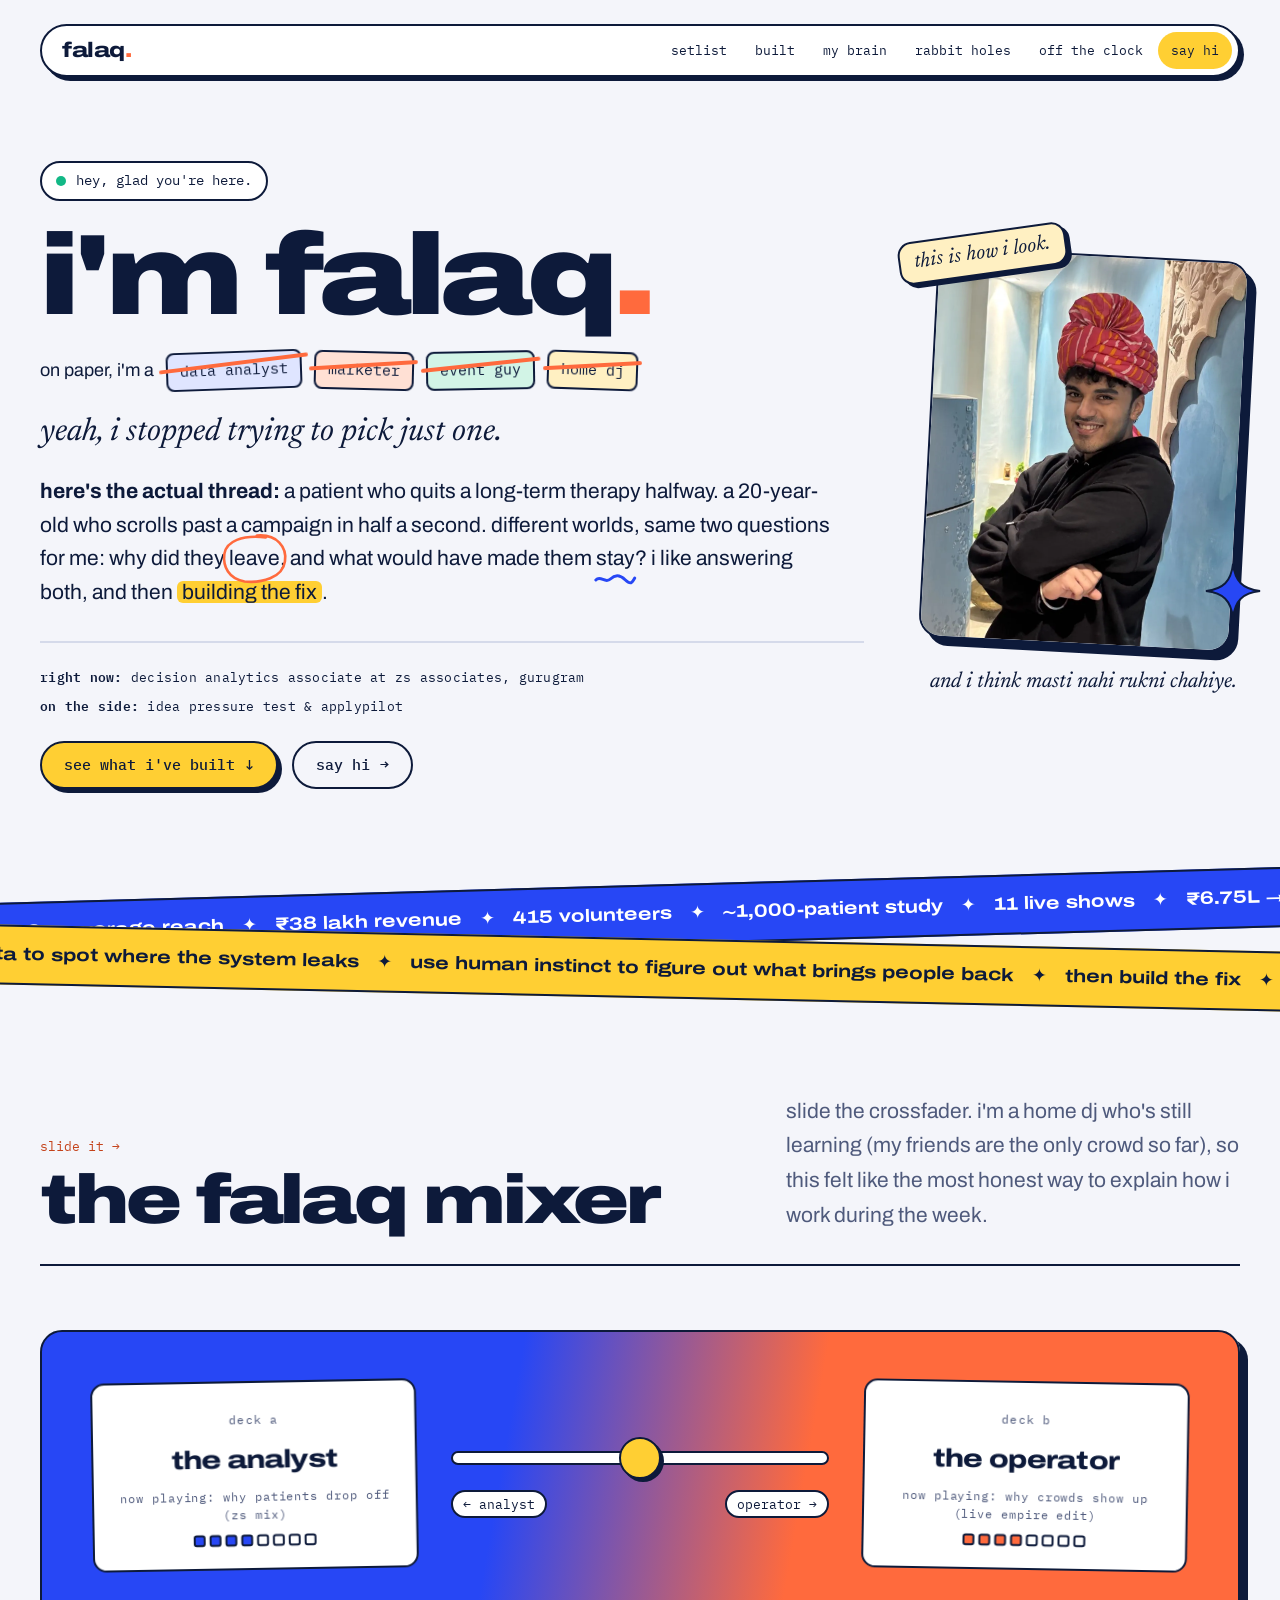
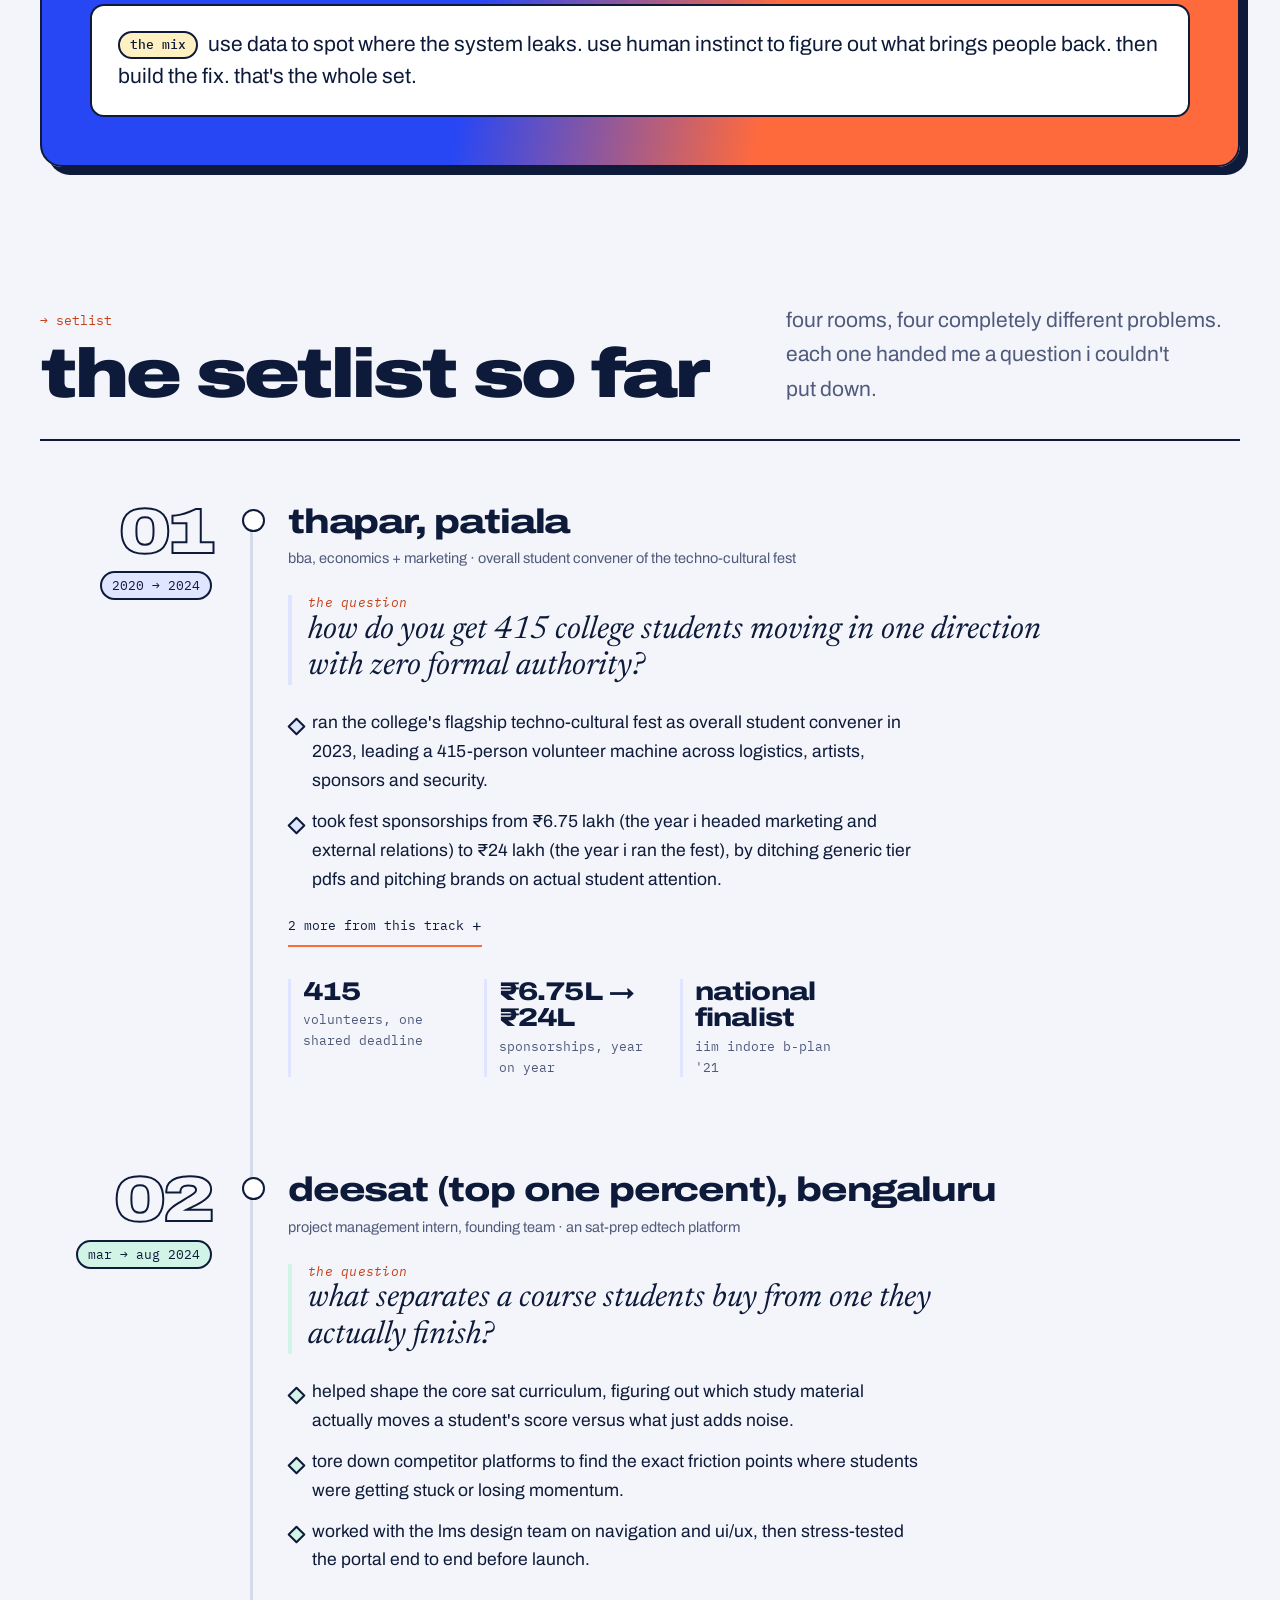
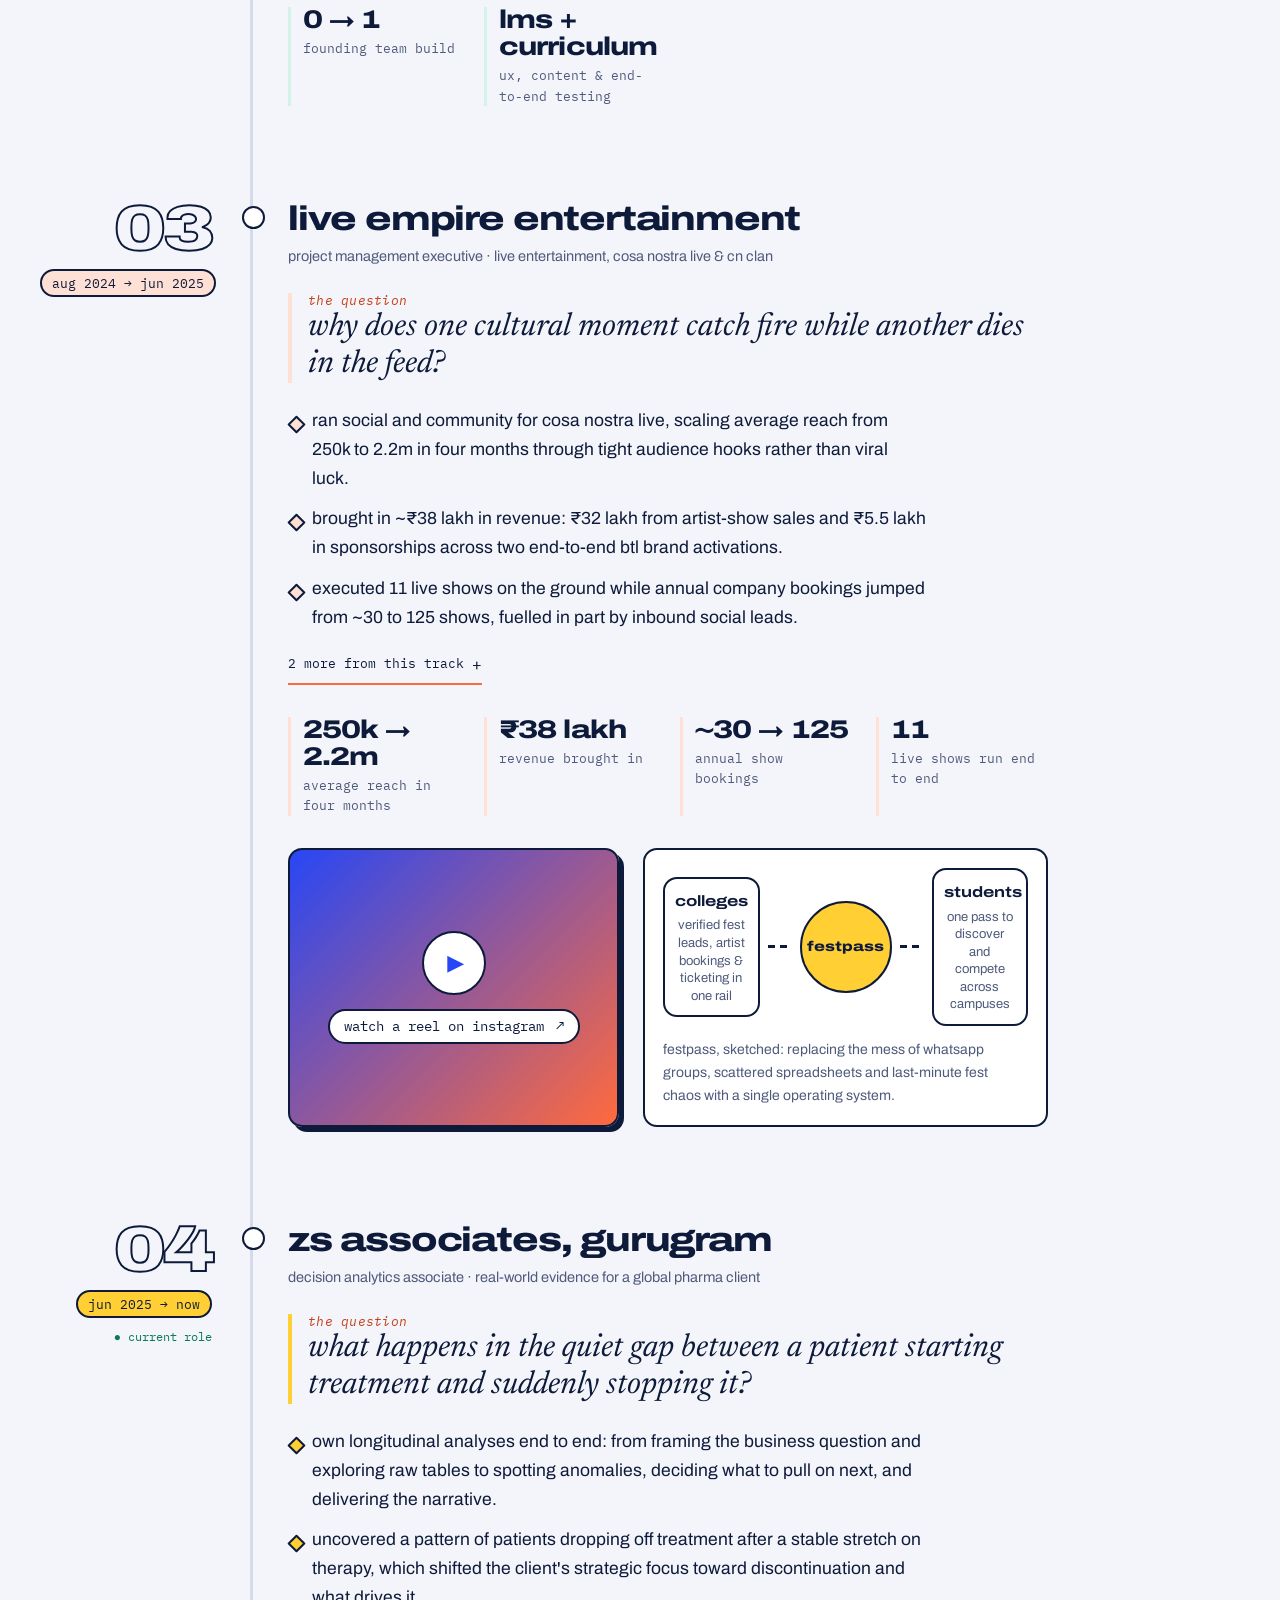
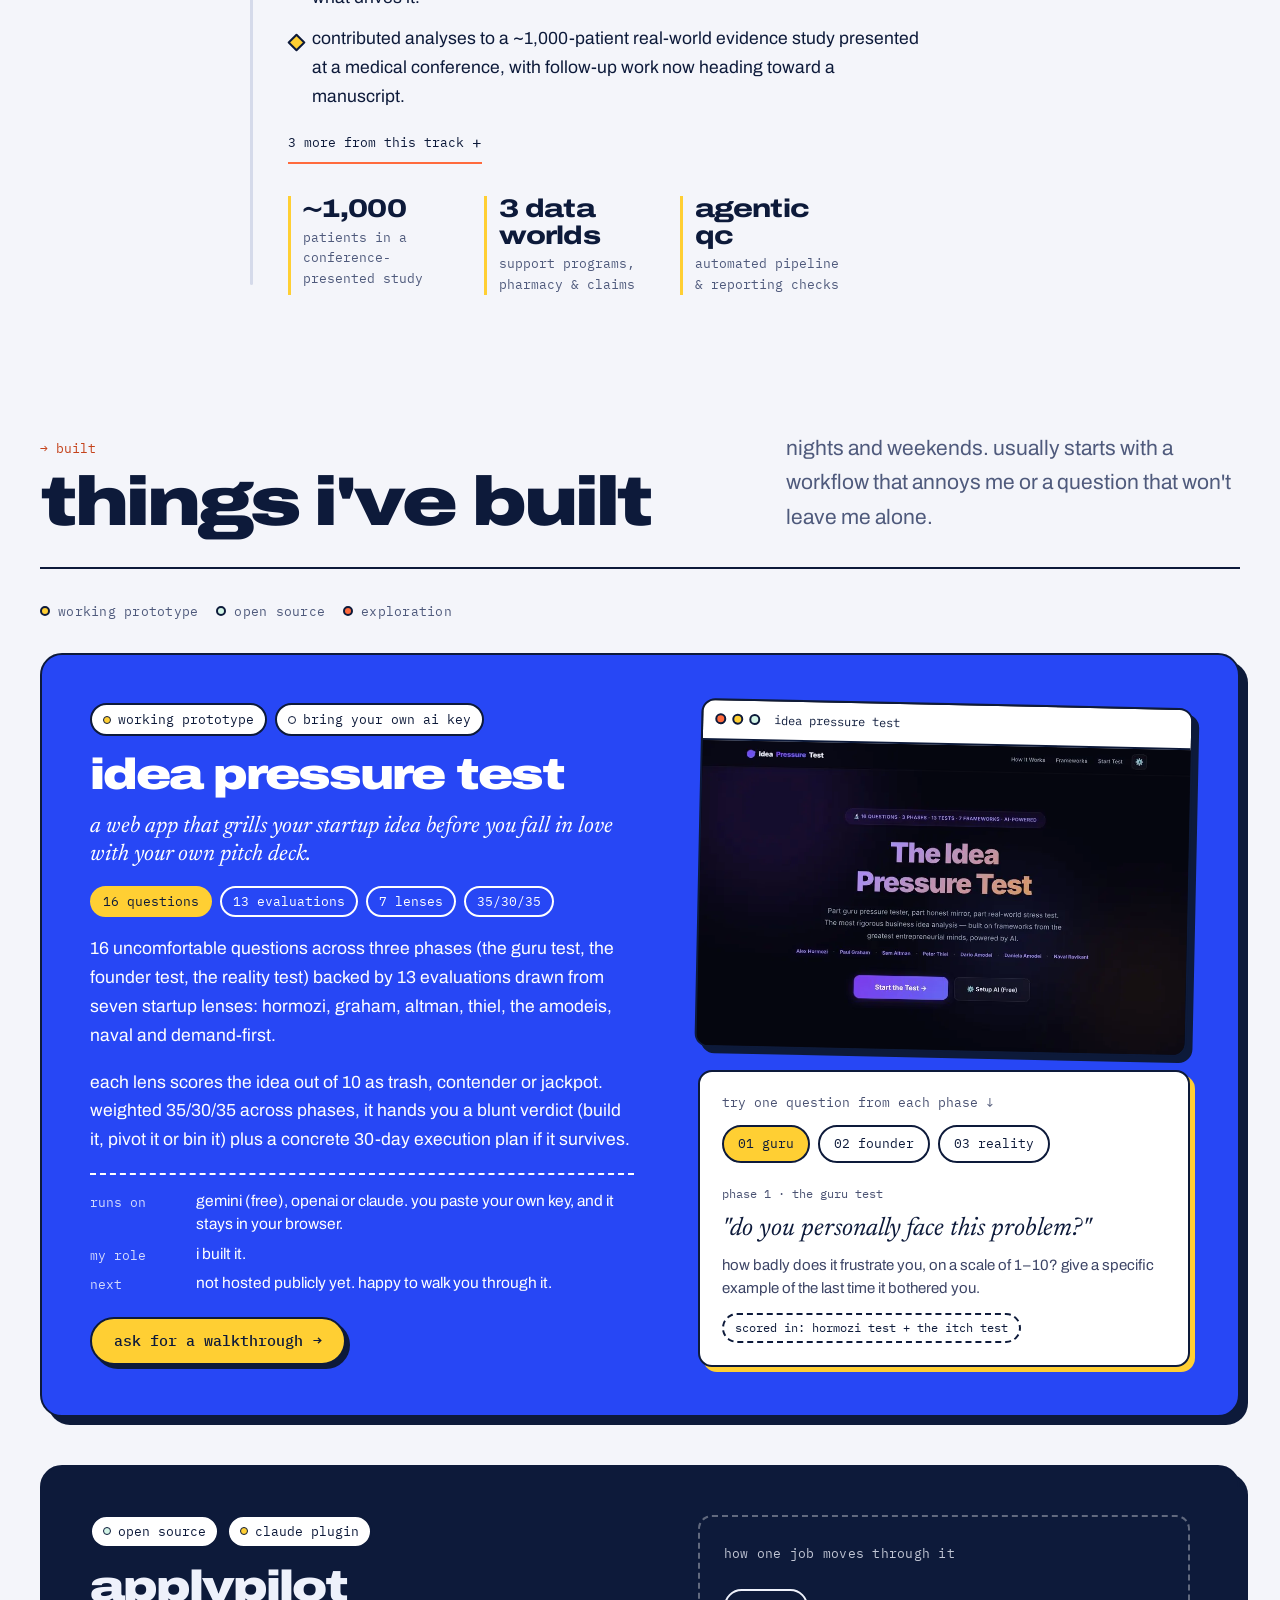
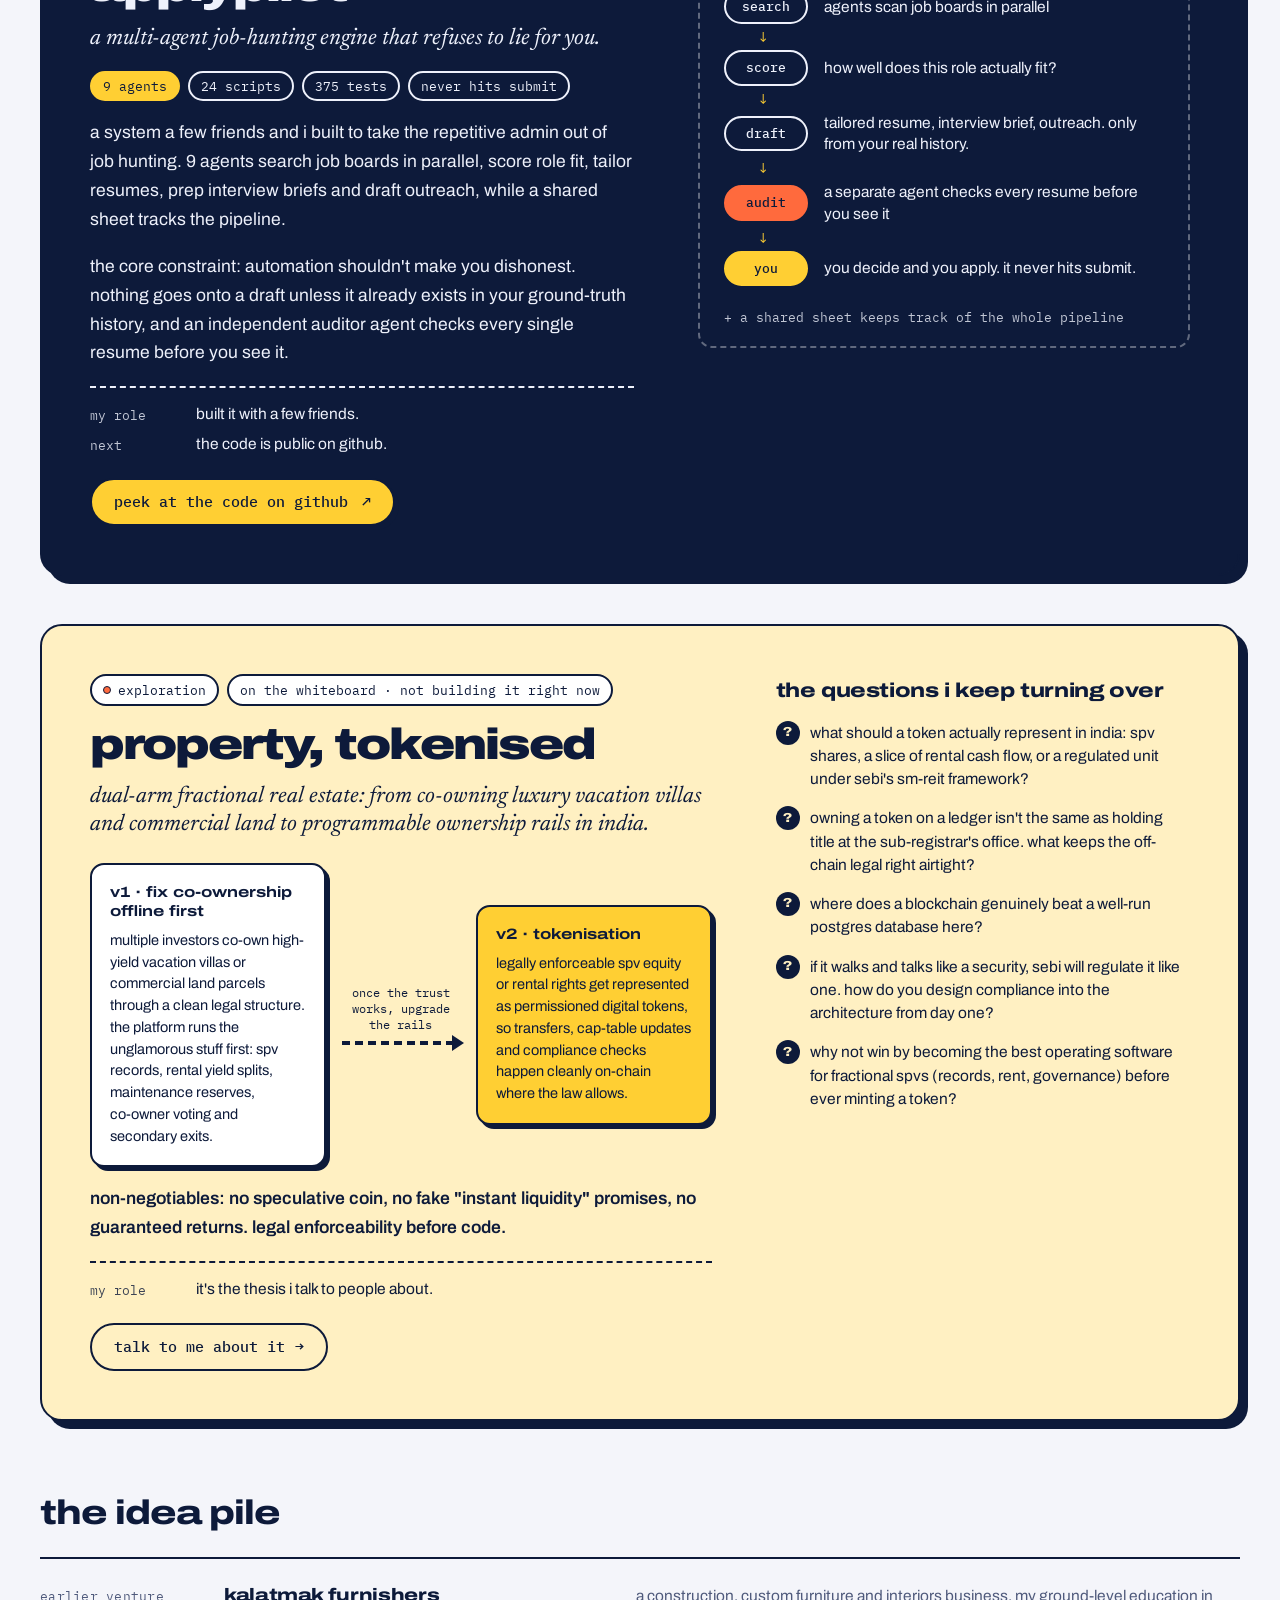
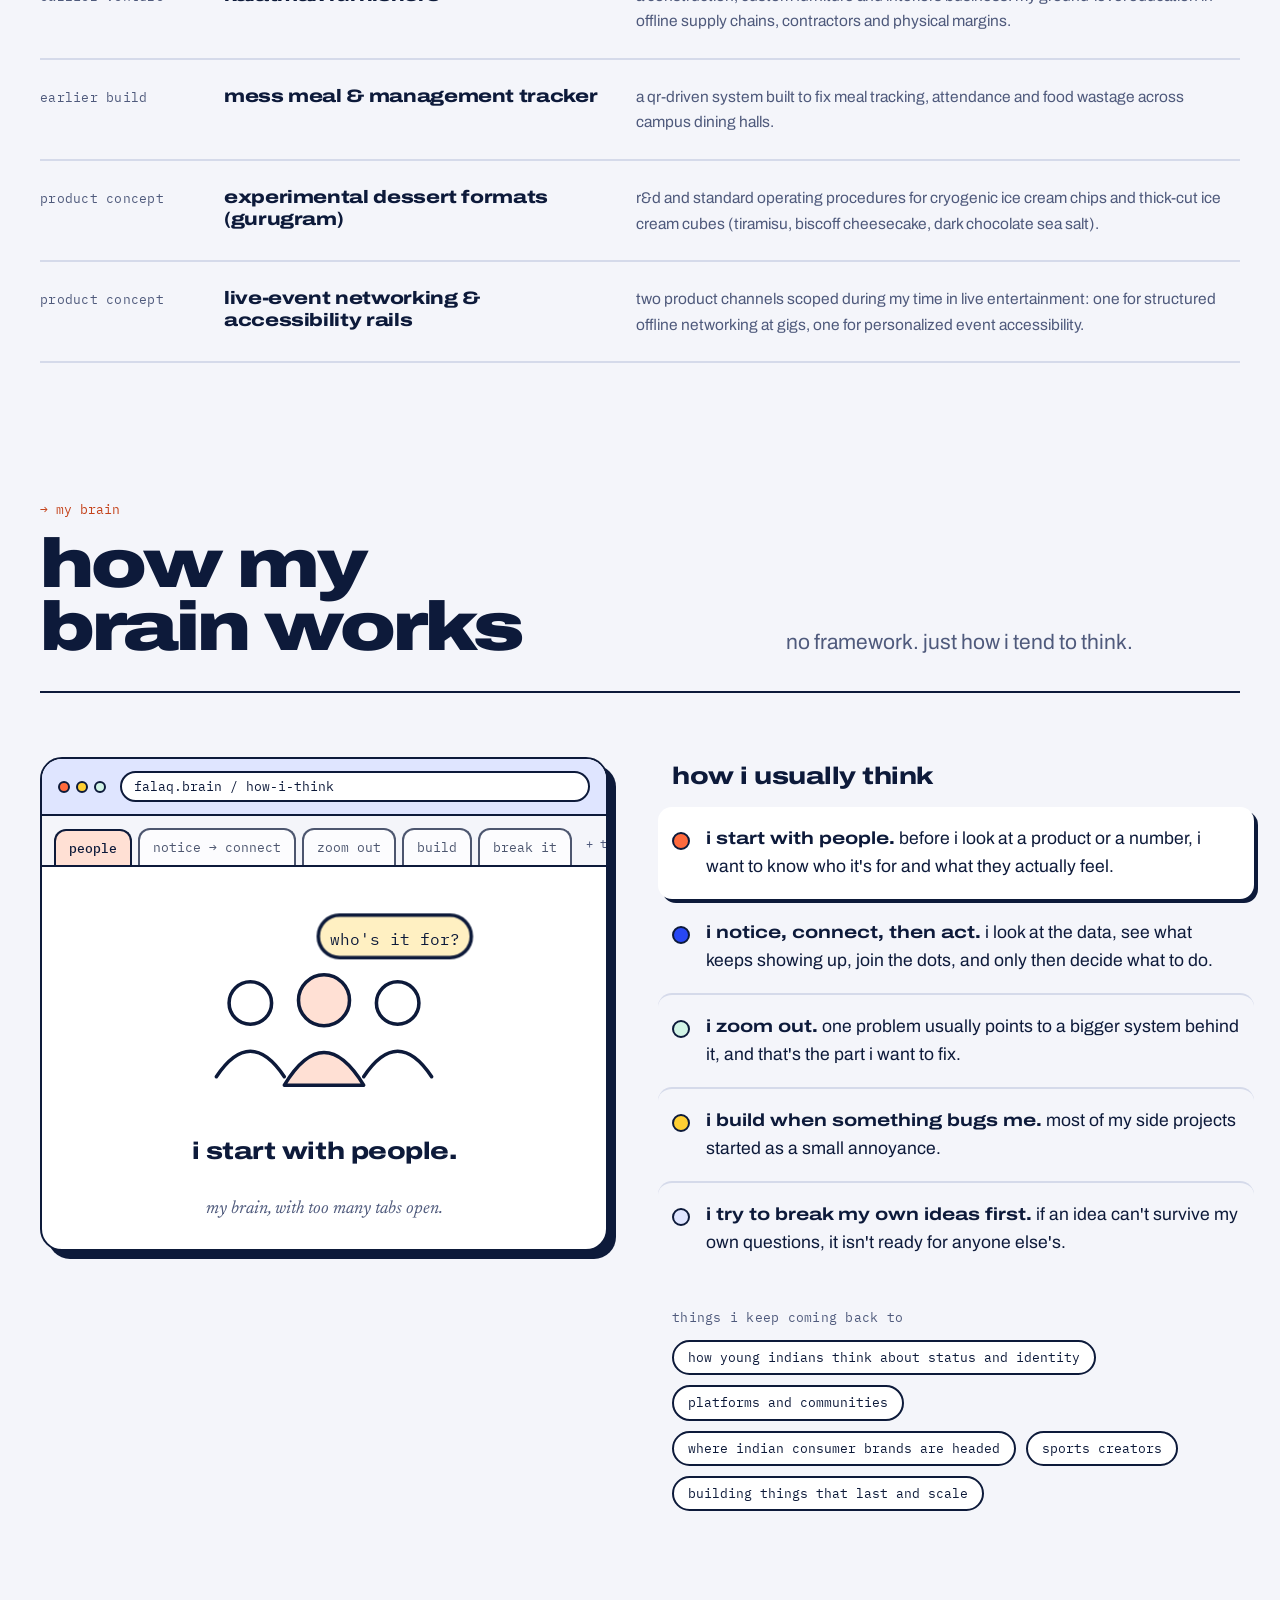
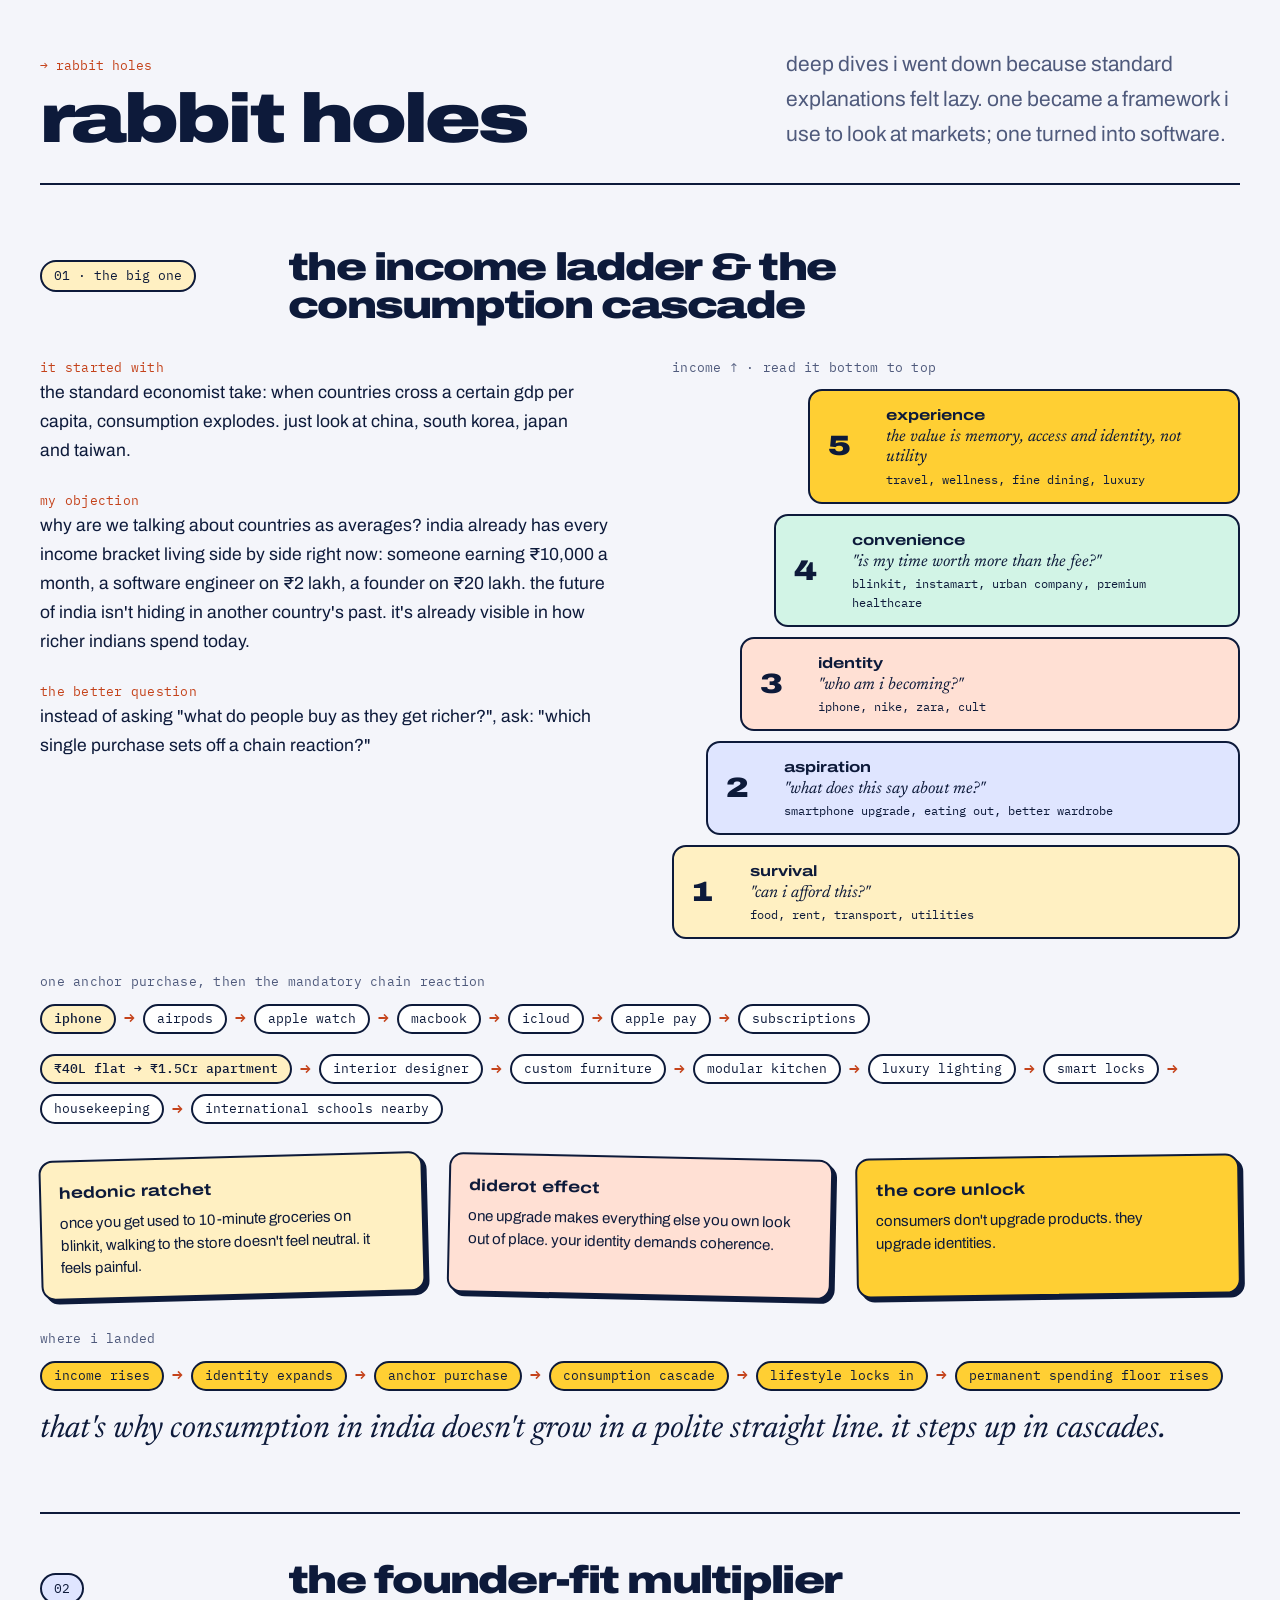
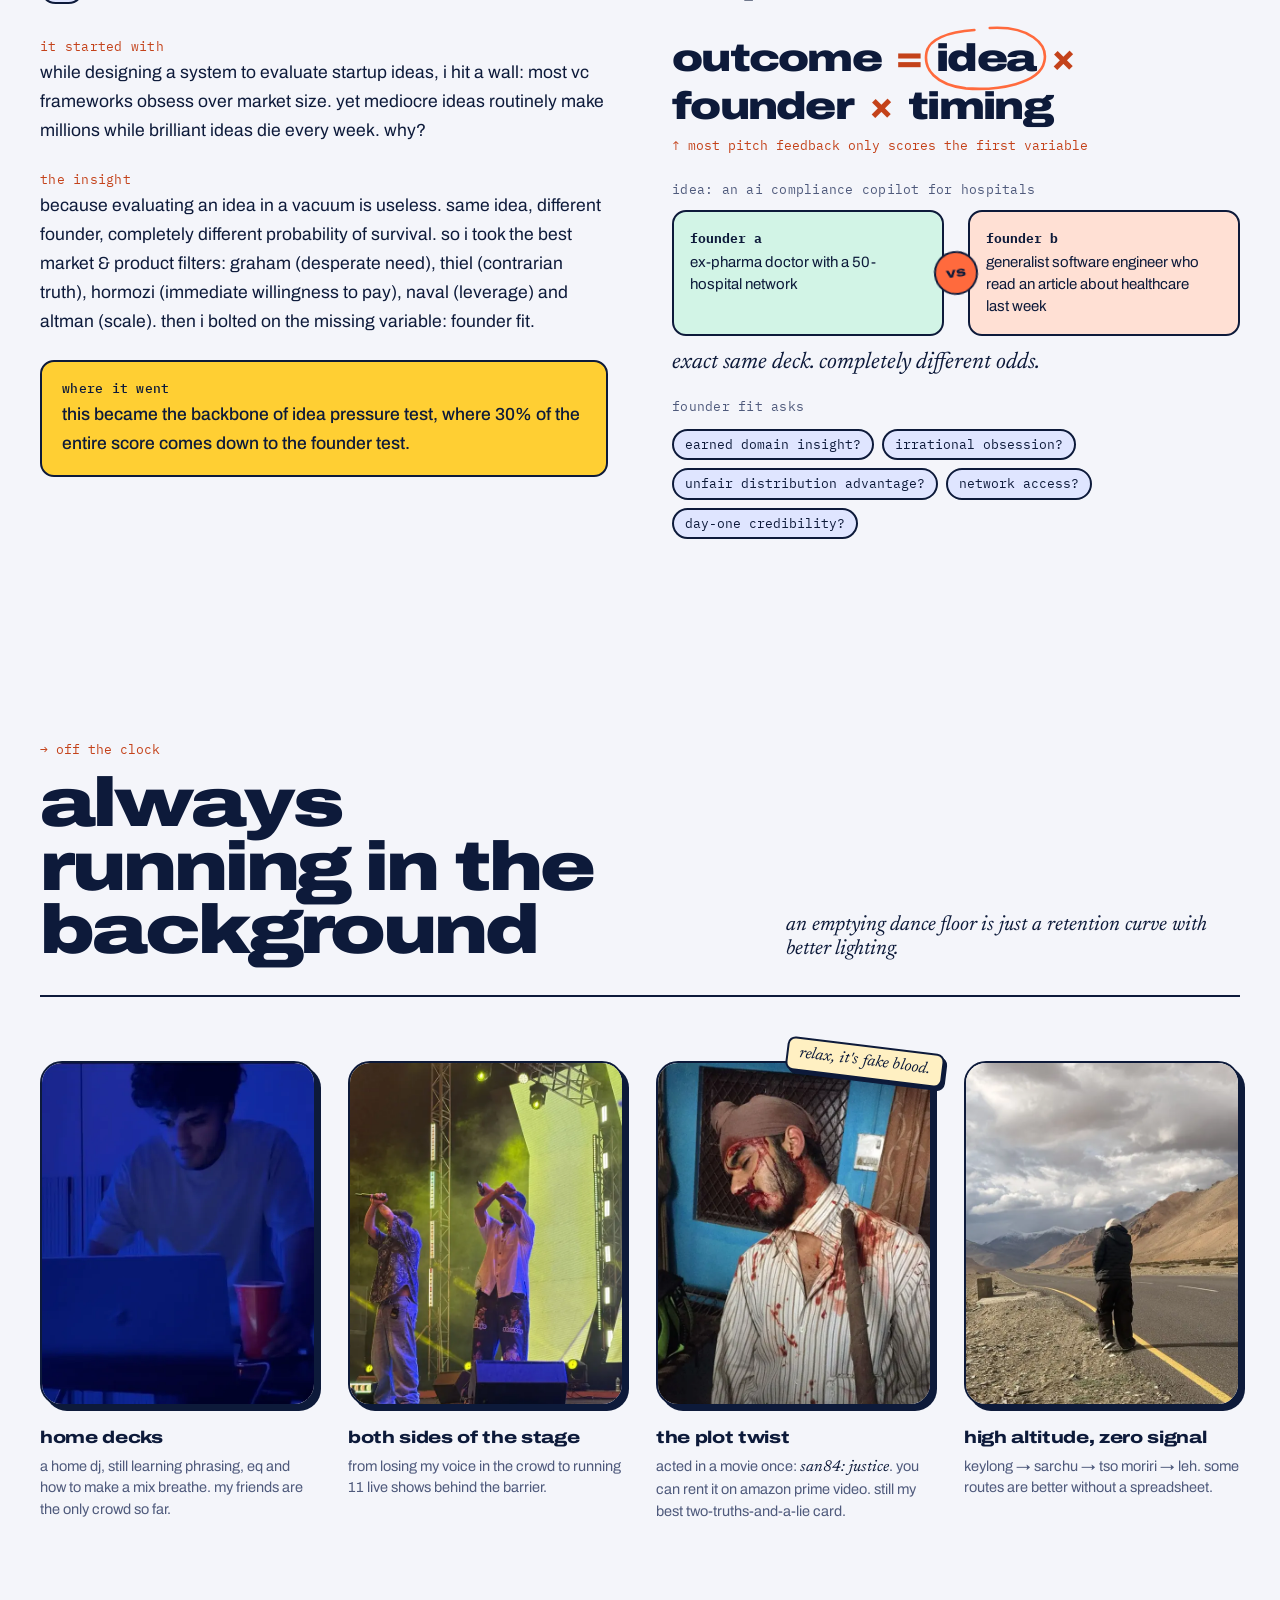
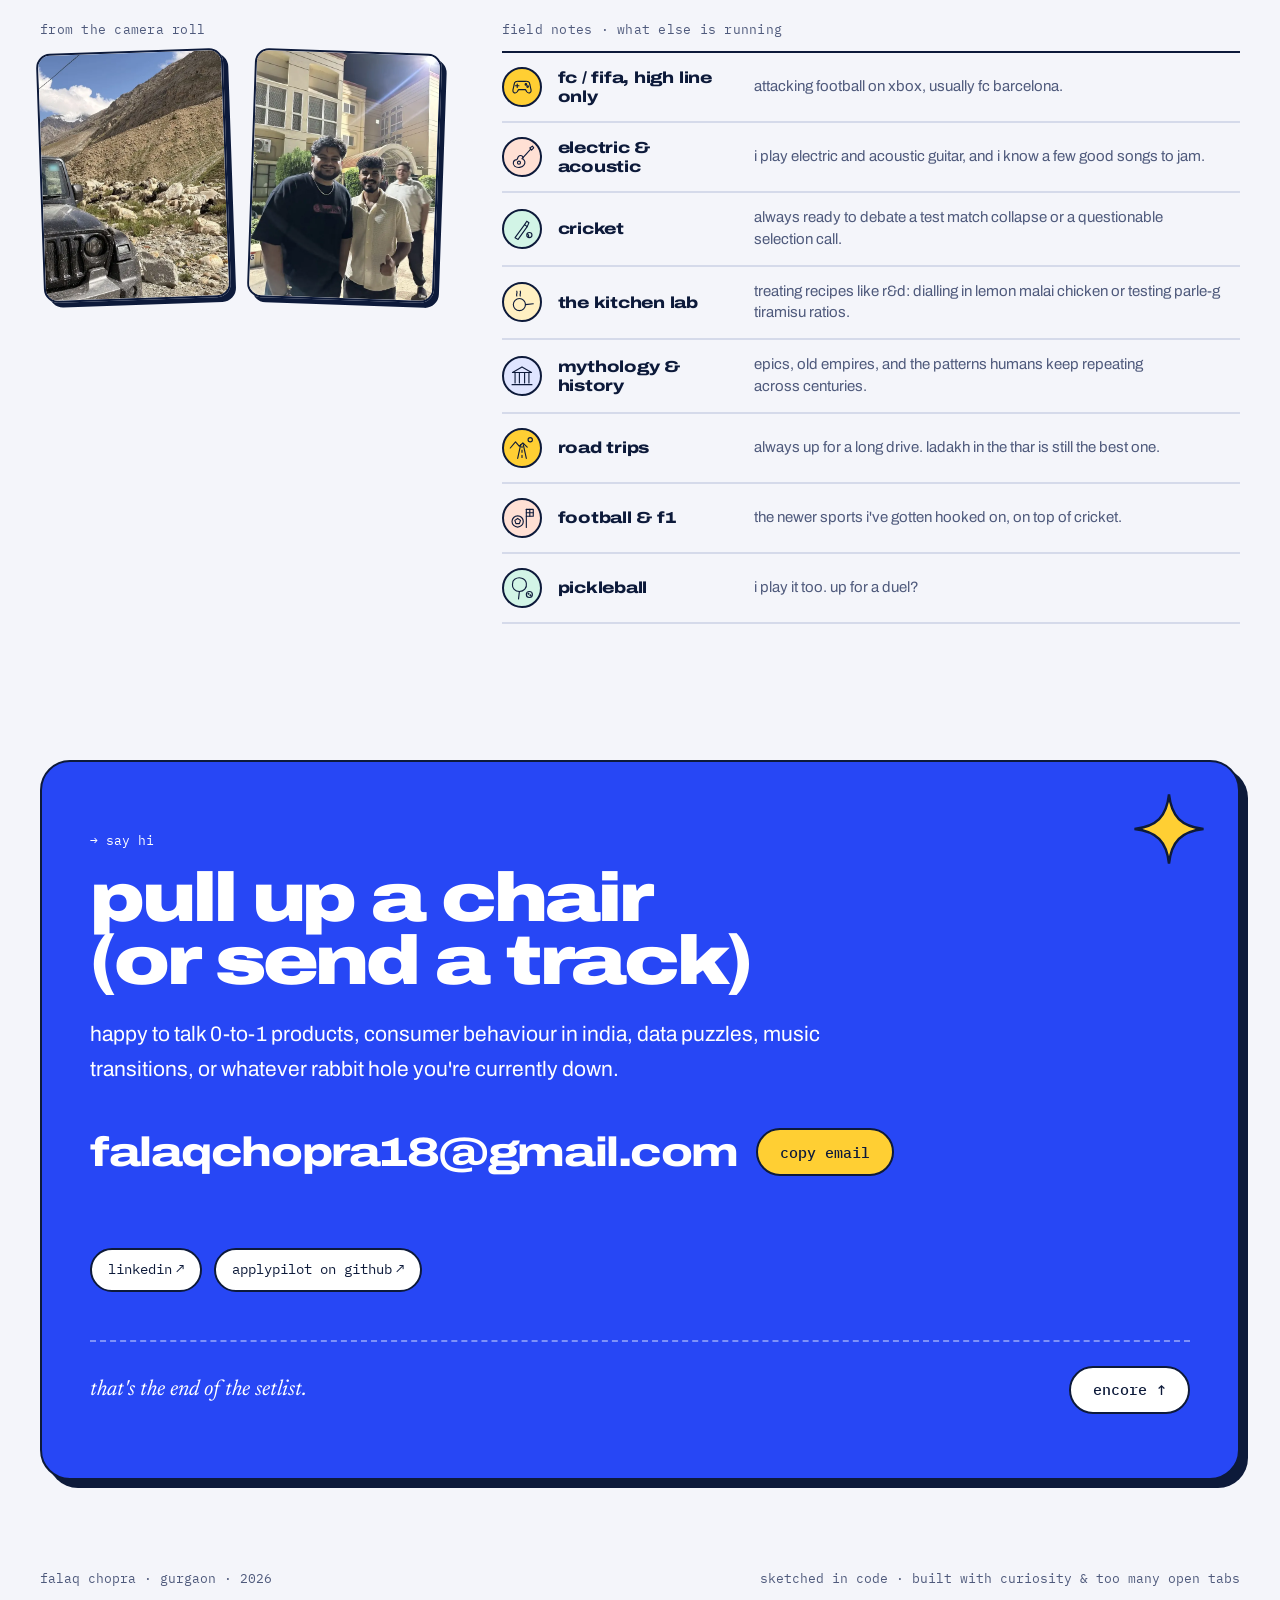
<file: index.html>
<!doctype html>
<html lang="en">
<meta charset="utf-8">
<meta name="viewport" content="width=device-width, initial-scale=1, viewport-fit=cover">
<link rel="canonical" href="https://falaq18.github.io/">
<meta name="theme-color" content="#f4f5fa" media="(prefers-color-scheme: light)">
<meta name="theme-color" content="#0a1024" media="(prefers-color-scheme: dark)">
<meta name="author" content="Falaq Chopra">
<meta property="og:type" content="website">
<meta property="og:url" content="https://falaq18.github.io/">
<meta property="og:site_name" content="Falaq Chopra">
<meta property="og:title" content="Falaq Chopra">
<meta property="og:description" content="analyst, operator and builder from gurgaon. the setlist so far, the things i've built, and how i think.">
<meta property="og:image" content="https://falaq18.github.io/img/me2.jpg">
<meta property="og:image:width" content="880">
<meta property="og:image:height" content="1100">
<meta property="og:image:alt" content="falaq in a pink and orange rajasthani turban, arms crossed, grinning">
<meta name="twitter:card" content="summary_large_image">
<link rel="icon" href="data:image/svg+xml,%3Csvg xmlns='http://www.w3.org/2000/svg' viewBox='0 0 64 64'%3E%3Crect width='64' height='64' rx='16' fill='%232747f5'/%3E%3Ctext x='15' y='46' font-family='Arial,sans-serif' font-weight='900' font-size='40' fill='%23fff'%3Ef%3C/text%3E%3Ccircle cx='46' cy='42' r='6' fill='%23ff6a3d'/%3E%3C/svg%3E">
<title>Falaq Chopra</title>
<meta name="description" content="Falaq Chopra: decision analyst at ZS, ex live-events operator, and a builder on the side. His setlist so far, the things he has built, how he thinks, and the rabbit holes he goes down.">
<link rel="preconnect" href="https://fonts.googleapis.com">
<link rel="preconnect" href="https://fonts.gstatic.com" crossorigin>
<link rel="stylesheet" href="https://fonts.googleapis.com/css2?family=Archivo:wdth,wght@62..125,400..900&family=Newsreader:ital,opsz,wght@0,6..72,400;1,6..72,400;1,6..72,500&family=IBM+Plex+Mono:wght@400;500&display=swap">
<link rel="stylesheet" href="css/site.css">
<script>document.documentElement.classList.add('js')</script>

<a class="skip" href="#main">skip to content</a>

<header class="nav">
  <div class="wrap">
    <nav class="pill" aria-label="sections">
      <a class="logo" href="#top" aria-label="falaq, back to top">falaq<span>.</span></a>
      <ul class="nav-links">
        <li><a href="#setlist">setlist</a></li>
        <li><a href="#built">built</a></li>
        <li><a href="#brain">my brain</a></li>
        <li><a href="#holes">rabbit holes</a></li>
        <li><a href="#off">off the clock</a></li>
        <li><a href="#hi">say hi</a></li>
      </ul>
      <button class="menu-btn" type="button" aria-expanded="false" aria-controls="sheet"><span class="bars" aria-hidden="true"></span><span class="menu-l">menu</span></button>
      <span class="prog" aria-hidden="true"></span>
    </nav>
    <div class="sheet" id="sheet" hidden>
      <ul>
        <li style="--i:0"><a href="#setlist">setlist <span class="meta">experience</span></a></li>
        <li style="--i:1"><a href="#built">built <span class="meta">projects</span></a></li>
        <li style="--i:2"><a href="#brain">my brain <span class="meta">how i think</span></a></li>
        <li style="--i:3"><a href="#holes">rabbit holes <span class="meta">deep dives</span></a></li>
        <li style="--i:4"><a href="#off">off the clock <span class="meta">the rest of me</span></a></li>
        <li style="--i:5"><a href="#hi">say hi <span class="meta">contact</span></a></li>
      </ul>
    </div>
  </div>
</header>

<main id="main">
  <!-- hero -->
  <div class="wrap hero" id="top">
    <div>
      <p class="hello enter" style="--d:0ms"><span class="live" aria-hidden="true"></span>hey, glad you're here.</p>
      <h1 class="enter" style="--d:80ms">i'm falaq<span class="dot">.</span></h1>
      <p class="roles enter" style="--d:160ms">on paper, i'm a
        <span class="role" style="--rot:-2deg; --sd:420ms; --rc: var(--sky)">data analyst</span>
        <span class="role" style="--rot:1.5deg; --sd:560ms; --rc: var(--tang-soft)">marketer</span>
        <span class="role" style="--rot:-1deg; --sd:700ms; --rc: var(--mint-soft)">event guy</span>
        <span class="role" style="--rot:2deg; --sd:840ms; --rc: var(--sun-soft)">home dj</span>
      </p>
      <p class="shrug aside enter" style="--d:820ms">yeah, i stopped trying to pick just one.</p>
      <p class="thesis enter" style="--d:900ms"><b>here's the actual thread:</b> a patient who quits a long-term therapy halfway. a 20-year-old who scrolls past a campaign in half a second. different worlds, same two questions for me: why did they <span class="nw"><span class="circ">leave<svg viewBox="0 0 120 60" preserveAspectRatio="none" aria-hidden="true"><path pathLength="1" d="M64 5 C100 3 118 18 114 33 C110 51 72 57 42 55 C14 52 3 39 6 25 C9 11 38 4 80 7"></path></svg></span>,</span> and what would have made them <span class="nw"><span class="uline">stay<svg viewBox="0 0 100 12" preserveAspectRatio="none" aria-hidden="true"><path pathLength="1" d="M2 7 C14 2 25 11 38 6 S62 2 75 7 S91 10 98 5"></path></svg></span>?</span> i like answering both, and then <span class="hl">building the fix</span>.</p>
      <div class="now enter" style="--d:1000ms">
        <span class="meta"><strong>right now:</strong> decision analytics associate at zs associates, gurugram</span>
        <span class="meta"><strong>on the side:</strong> idea pressure test &amp; applypilot</span>
      </div>
      <div class="ctas enter" style="--d:1080ms">
        <a class="btn btn-primary" href="#built">see what i've built <span class="arr down" aria-hidden="true">↓</span></a>
        <a class="btn btn-ghost" href="#hi">say hi <span class="arr" aria-hidden="true">→</span></a>
      </div>
    </div>

    <div class="me enter" style="--d:240ms">
      <div class="sticker">this is how i look.</div>
      <figure style="margin:0">
        <div class="photo"><picture><source srcset="img/me2.webp" type="image/webp"><img src="img/me2.jpg" width="880" height="1100" fetchpriority="high" alt="falaq grinning with arms crossed, wearing a pink and orange rajasthani turban and a black hoodie, against a blue wall" style="object-position: 50% 30%"></picture></div>
        <figcaption>and i think masti nahi rukni chahiye.</figcaption>
      </figure>
      <svg class="spark" viewBox="0 0 60 60" aria-hidden="true"><path d="M30 2 C32 20 40 28 58 30 C40 32 32 40 30 58 C28 40 20 32 2 30 C20 28 28 20 30 2 Z"></path></svg>
    </div>
  </div>

  <!-- ticker strips -->
  <div class="strips">
    <div class="strip a"><div class="tick">
      <span>250k → 2.2m average reach<i>✦</i>₹38 lakh revenue<i>✦</i>415 volunteers<i>✦</i>~1,000-patient study<i>✦</i>11 live shows<i>✦</i>₹6.75L → ₹24L sponsorships<i>✦</i>9 agents · 375 tests<i>✦</i></span>
      <span aria-hidden="true">250k → 2.2m average reach<i>✦</i>₹38 lakh revenue<i>✦</i>415 volunteers<i>✦</i>~1,000-patient study<i>✦</i>11 live shows<i>✦</i>₹6.75L → ₹24L sponsorships<i>✦</i>9 agents · 375 tests<i>✦</i></span>
    </div></div>
    <div class="strip b" aria-hidden="true"><div class="tick">
      <span>use data to spot where the system leaks<i>✦</i>use human instinct to figure out what brings people back<i>✦</i>then build the fix<i>✦</i></span>
      <span>use data to spot where the system leaks<i>✦</i>use human instinct to figure out what brings people back<i>✦</i>then build the fix<i>✦</i></span>
    </div></div>
  </div>

  <!-- mixer -->
  <section class="sec" id="mixer" aria-labelledby="mix-h" style="padding-top: var(--s7)">
    <div class="wrap">
      <div class="sec-h rv">
        <div><span class="eyebrow">slide it →</span><h2 id="mix-h">the falaq mixer</h2></div>
        <p>slide the crossfader. i'm a home dj who's still learning (my friends are the only crowd so far), so this felt like the most honest way to explain how i work during the week.</p>
      </div>
      <div class="mixbox rv" id="mixbox">
        <div class="mix-grid">
          <div class="deck a" id="deckA">
            <span class="meta">deck a</span>
            <h3>the analyst</h3>
            <p class="np">now playing: why patients drop off (zs mix)</p>
            <div class="meter" id="mA" aria-hidden="true"><i></i><i></i><i></i><i></i><i></i><i></i><i></i><i></i></div>
          </div>
          <div class="fader">
            <label class="sr-only" for="xf">slide between the analyst and the operator</label>
            <input type="range" id="xf" min="0" max="100" value="50" step="1" aria-valuetext="the mix">
            <div class="fl" aria-hidden="true"><span>← analyst</span><span>operator →</span></div>
          </div>
          <div class="deck b" id="deckB">
            <span class="meta">deck b</span>
            <h3>the operator</h3>
            <p class="np">now playing: why crowds show up (live empire edit)</p>
            <div class="meter" id="mB" aria-hidden="true"><i></i><i></i><i></i><i></i><i></i><i></i><i></i><i></i></div>
          </div>
        </div>
        <p class="readout" id="mixout" aria-live="polite"><b>the mix</b>use data to spot where the system leaks. use human instinct to figure out what brings people back. then build the fix. that's the whole set.</p>
      </div>
    </div>
  </section>

  <!-- setlist -->
  <section class="sec" id="setlist" aria-labelledby="set-h">
    <div class="wrap">
      <div class="sec-h rv">
        <div><span class="eyebrow">→ setlist</span><h2 id="set-h">the setlist so far</h2></div>
        <p>four rooms, four completely different problems. each one handed me a question i couldn't put down.</p>
      </div>

      <div class="timeline" id="timeline">
        <span class="rail-fill" aria-hidden="true"></span>
        <ol class="tl-list">

        <li class="tl" style="--nc: var(--sky)">
          <div class="tl-when"><span class="tl-no" aria-hidden="true">01</span><span class="tl-date">2020 → 2024</span></div>
          <div class="tl-body">
            <h3 class="tl-where">thapar, patiala</h3>
            <p class="tl-role">bba, economics + marketing · overall student convener of the techno-cultural fest</p>
            <p class="tl-q aside"><span class="meta">the question</span>how do you get 415 college students moving in one direction with zero formal authority?</p>
            <ul class="facts">
              <li>ran the college's flagship techno-cultural fest as overall student convener in 2023, leading a 415-person volunteer machine across logistics, artists, sponsors and security.</li>
              <li>took fest sponsorships from ₹6.75 lakh (the year i headed marketing and external relations) to ₹24 lakh (the year i ran the fest), by ditching generic tier pdfs and pitching brands on actual student attention.</li>
            </ul>
            <details class="more">
              <summary>2 more from this track</summary>
              <ul class="facts">
                <li>founded and led the campus chapter of feeding india.</li>
                <li>made the national finals of iim indore's avant-garde business-plan competition in 2021 with a healthcare product concept. my first taste of building a business from scratch.</li>
              </ul>
            </details>
            <dl class="figures">
              <div><dt data-count="415">415</dt><dd>volunteers, one shared deadline</dd></div>
              <div><dt>₹6.75L → ₹24L</dt><dd>sponsorships, year on year</dd></div>
              <div><dt>national finalist</dt><dd>iim indore b-plan '21</dd></div>
            </dl>
          </div>
        </li>

        <li class="tl" style="--nc: var(--mint-soft)">
          <div class="tl-when"><span class="tl-no" aria-hidden="true">02</span><span class="tl-date">mar → aug 2024</span></div>
          <div class="tl-body">
            <h3 class="tl-where">deesat (top one percent), bengaluru</h3>
            <p class="tl-role">project management intern, founding team · an sat-prep edtech platform</p>
            <p class="tl-q aside"><span class="meta">the question</span>what separates a course students buy from one they actually finish?</p>
            <ul class="facts">
              <li>helped shape the core sat curriculum, figuring out which study material actually moves a student's score versus what just adds noise.</li>
              <li>tore down competitor platforms to find the exact friction points where students were getting stuck or losing momentum.</li>
              <li>worked with the lms design team on navigation and ui/ux, then stress-tested the portal end to end before launch.</li>
            </ul>
            <dl class="figures">
              <div><dt>0 → 1</dt><dd>founding team build</dd></div>
              <div><dt>lms + curriculum</dt><dd>ux, content &amp; end-to-end testing</dd></div>
            </dl>
          </div>
        </li>

        <li class="tl" style="--nc: var(--tang-soft)">
          <div class="tl-when"><span class="tl-no" aria-hidden="true">03</span><span class="tl-date">aug 2024 → jun 2025</span></div>
          <div class="tl-body">
            <h3 class="tl-where">live empire entertainment</h3>
            <p class="tl-role">project management executive · live entertainment, cosa nostra live &amp; cn clan</p>
            <p class="tl-q aside"><span class="meta">the question</span>why does one cultural moment catch fire while another dies in the feed?</p>
            <ul class="facts">
              <li>ran social and community for cosa nostra live, scaling average reach from 250k to 2.2m in four months through tight audience hooks rather than viral luck.</li>
              <li>brought in ~₹38 lakh in revenue: ₹32 lakh from artist-show sales and ₹5.5 lakh in sponsorships across two end-to-end btl brand activations.</li>
              <li>executed 11 live shows on the ground while annual company bookings jumped from ~30 to 125 shows, fuelled in part by inbound social leads.</li>
            </ul>
            <details class="more">
              <summary>2 more from this track</summary>
              <ul class="facts">
                <li>studied how our 17–25-year-old audience across india thought about music, status and community, and turned those insights into personas, campaigns, communities (cn clan) and new product channels.</li>
                <li>co-designed festpass (alongside an offline networking channel and an event-accessibility concept) to fix the broken college-fest circuit.</li>
              </ul>
            </details>
            <dl class="figures">
              <div><dt>250k → 2.2m</dt><dd>average reach in four months</dd></div>
              <div><dt data-count="38" data-pre="₹" data-suf=" lakh">₹38 lakh</dt><dd>revenue brought in</dd></div>
              <div><dt>~30 → 125</dt><dd>annual show bookings</dd></div>
              <div><dt data-count="11">11</dt><dd>live shows run end to end</dd></div>
            </dl>
            <div class="extra">
              <a class="reel" href="https://www.instagram.com/reel/DG974eTR_wG/" target="_blank" rel="noopener"><span class="reel-play" aria-hidden="true">▶</span><span class="reel-t">watch a reel on instagram <span class="ext" aria-hidden="true"></span></span><span class="sr-only">(opens in a new tab)</span></a>
              <div class="fp">
                <div class="fp-row" role="img" aria-label="festpass connects colleges and students on one rail">
                  <div class="fp-node"><b>colleges</b><span>verified fest leads, artist bookings &amp; ticketing in one rail</span></div>
                  <span class="fp-link" aria-hidden="true"></span>
                  <div class="fp-hub">festpass</div>
                  <span class="fp-link r" aria-hidden="true"></span>
                  <div class="fp-node"><b>students</b><span>one pass to discover and compete across campuses</span></div>
                </div>
                <p class="fp-cap">festpass, sketched: replacing the mess of whatsapp groups, scattered spreadsheets and last-minute fest chaos with a single operating system.</p>
              </div>
            </div>
          </div>
        </li>

        <li class="tl" style="--nc: var(--sun)">
          <div class="tl-when"><span class="tl-no" aria-hidden="true">04</span><span class="tl-date">jun 2025 → now</span><span class="tl-now">● current role</span></div>
          <div class="tl-body">
            <h3 class="tl-where">zs associates, gurugram</h3>
            <p class="tl-role">decision analytics associate · real-world evidence for a global pharma client</p>
            <p class="tl-q aside"><span class="meta">the question</span>what happens in the quiet gap between a patient starting treatment and suddenly stopping it?</p>
            <ul class="facts">
              <li>own longitudinal analyses end to end: from framing the business question and exploring raw tables to spotting anomalies, deciding what to pull on next, and delivering the narrative.</li>
              <li>uncovered a pattern of patients dropping off treatment after a stable stretch on therapy, which shifted the client's strategic focus toward discontinuation and what drives it.</li>
              <li>contributed analyses to a ~1,000-patient real-world evidence study presented at a medical conference, with follow-up work now heading toward a manuscript.</li>
            </ul>
            <details class="more">
              <summary>3 more from this track</summary>
              <ul class="facts">
                <li>stitch together fragmented patient-support-program, specialty-pharmacy and claims datasets in sql and snowflake so thousands of scattered records become clean patient-level timelines.</li>
                <li>co-developed the client's rules for measuring persistence, compliance and discontinuation against published research, then stress-tested how sensitive the final numbers are when you tweak a definition.</li>
                <li>built the quarterly tracking report the client's stakeholders use to follow their drug, and automated recurring reporting and data quality-control checks using agentic ai workflows.</li>
              </ul>
            </details>
            <dl class="figures">
              <div><dt data-count="1000" data-pre="~">~1,000</dt><dd>patients in a conference-presented study</dd></div>
              <div><dt>3 data worlds</dt><dd>support programs, pharmacy &amp; claims</dd></div>
              <div><dt>agentic qc</dt><dd>automated pipeline &amp; reporting checks</dd></div>
            </dl>
          </div>
        </li>
        </ol>
      </div>
    </div>
  </section>

  <!-- built -->
  <section class="sec" id="built" aria-labelledby="built-h">
    <div class="wrap">
      <div class="sec-h rv">
        <div><span class="eyebrow">→ built</span><h2 id="built-h">things i've built</h2></div>
        <p>nights and weekends. usually starts with a workflow that annoys me or a question that won't leave me alone.</p>
      </div>
      <div class="legend meta" aria-hidden="true"><span><i style="--c: var(--sun)"></i>working prototype</span><span><i style="--c: var(--mint-soft)"></i>open source</span><span><i style="--c: var(--tang)"></i>exploration</span></div>

      <div class="projects">
        <article class="proj p-ipt rv" aria-labelledby="ipt-h">
          <div class="feat">
            <div class="feat-txt">
              <div class="p-head"><span class="status"><i style="--c: var(--sun)"></i>working prototype</span><span class="status"><i style="--c: var(--pop-card)"></i>bring your own ai key</span></div>
              <h3 id="ipt-h">idea pressure test</h3>
              <p class="one">a web app that grills your startup idea before you fall in love with your own pitch deck.</p>
              <div class="minis"><span>16 questions</span><span>13 evaluations</span><span>7 lenses</span><span>35/30/35</span></div>
              <p>16 uncomfortable questions across three phases (the guru test, the founder test, the reality test) backed by 13 evaluations drawn from seven startup lenses: hormozi, graham, altman, thiel, the amodeis, naval and demand-first.</p>
              <p>each lens scores the idea out of 10 as trash, contender or jackpot. weighted 35/30/35 across phases, it hands you a blunt verdict (build it, pivot it or bin it) plus a concrete 30-day execution plan if it survives.</p>
              <dl class="kv">
                <dt>runs on</dt><dd>gemini (free), openai or claude. you paste your own key, and it stays in your browser.</dd>
                <dt>my role</dt><dd>i built it.</dd>
                <dt>next</dt><dd>not hosted publicly yet. happy to walk you through it.</dd>
              </dl>
              <div class="p-actions"><a class="btn btn-primary" href="#hi">ask for a walkthrough <span class="arr" aria-hidden="true">→</span></a></div>
            </div>
            <div class="feat-vis">
              <figure class="shot">
                <div class="shot-bar" aria-hidden="true"><i></i><i></i><i></i><span>idea pressure test</span></div>
                <div class="shot-img"><picture><source srcset="img/ipt.webp" type="image/webp"><img src="img/ipt.jpg" width="960" height="600" loading="lazy" alt="the idea pressure test start screen: 16 questions, 3 phases, 7 frameworks, and a start the test button"></picture></div>
              </figure>
              <div class="grill" data-grill>
                <span class="grill-h">try one question from each phase ↓</span>
                <div class="grill-tabs" role="group" aria-label="pick a phase">
                  <button type="button" data-g="0" aria-pressed="true">01 guru</button>
                  <button type="button" data-g="1" aria-pressed="false">02 founder</button>
                  <button type="button" data-g="2" aria-pressed="false">03 reality</button>
                </div>
                <div class="grill-q" aria-live="polite">
                  <span class="grill-k">phase 1 · the guru test</span>
                  <p class="grill-text">"do you personally face this problem?"</p>
                  <span class="grill-sub">how badly does it frustrate you, on a scale of 1–10? give a specific example of the last time it bothered you.</span>
                  <span class="grill-feeds">scored in: hormozi test + the itch test</span>
                </div>
              </div>
            </div>
          </div>
        </article>

        <article class="proj p-ap rv" aria-labelledby="ap-h">
          <div class="feat">
            <div class="feat-txt">
              <div class="p-head"><span class="status"><i style="--c: var(--mint-soft)"></i>open source</span><span class="status"><i style="--c: var(--sun)"></i>claude plugin</span></div>
              <h3 id="ap-h">applypilot</h3>
              <p class="one">a multi-agent job-hunting engine that refuses to lie for you.</p>
              <div class="minis"><span>9 agents</span><span>24 scripts</span><span>375 tests</span><span>never hits submit</span></div>
              <p>a system a few friends and i built to take the repetitive admin out of job hunting. 9 agents search job boards in parallel, score role fit, tailor resumes, prep interview briefs and draft outreach, while a shared sheet tracks the pipeline.</p>
              <p>the core constraint: automation shouldn't make you dishonest. nothing goes onto a draft unless it already exists in your ground-truth history, and an independent auditor agent checks every single resume before you see it.</p>
              <dl class="kv">
                <dt>my role</dt><dd>built it with a few friends.</dd>
                <dt>next</dt><dd>the code is public on github.</dd>
              </dl>
              <div class="p-actions"><a class="btn btn-primary" href="https://github.com/falaq18/Claude-JobAI" target="_blank" rel="noopener">peek at the code on github <span class="ext" aria-hidden="true"></span><span class="sr-only">(opens in a new tab)</span></a></div>
            </div>
            <div class="feat-vis">
              <div class="apf-box">
                <span class="meta" style="color: inherit; opacity: .8">how one job moves through it</span>
                <ol class="apf" id="apf">
                  <li><b>search</b><span>agents scan job boards in parallel</span></li>
                  <li><b>score</b><span>how well does this role actually fit?</span></li>
                  <li><b>draft</b><span>tailored resume, interview brief, outreach. only from your real history.</span></li>
                  <li class="audit"><b>audit</b><span>a separate agent checks every resume before you see it</span></li>
                  <li class="you"><b>you</b><span>you decide and you apply. it never hits submit.</span></li>
                </ol>
                <p class="apf-foot">+ a shared sheet keeps track of the whole pipeline</p>
              </div>
            </div>
          </div>
        </article>

        <article class="proj p-prop rv" aria-labelledby="prop-h">
          <div class="prop-grid">
            <div class="prop-main">
              <div class="p-head"><span class="status"><i style="--c: var(--tang)"></i>exploration</span><span class="status">on the whiteboard · not building it right now</span></div>
              <h3 id="prop-h">property, tokenised</h3>
              <p class="one">dual-arm fractional real estate: from co-owning luxury vacation villas and commercial land to programmable ownership rails in india.</p>
              <div class="pivot">
                <div class="pv"><b>v1 · fix co-ownership offline first</b><p>multiple investors co-own high-yield vacation villas or commercial land parcels through a clean legal structure. the platform runs the unglamorous stuff first: spv records, rental yield splits, maintenance reserves, co-owner voting and secondary exits.</p></div>
                <div class="pv-arrow"><span>once the trust works, upgrade the rails</span><span class="shaft" aria-hidden="true"></span></div>
                <div class="pv v2"><b>v2 · tokenisation</b><p>legally enforceable spv equity or rental rights get represented as permissioned digital tokens, so transfers, cap-table updates and compliance checks happen cleanly on-chain where the law allows.</p></div>
              </div>
              <p class="rules">non-negotiables: no speculative coin, no fake "instant liquidity" promises, no guaranteed returns. legal enforceability before code.</p>
              <dl class="kv">
                <dt>my role</dt><dd>it's the thesis i talk to people about.</dd>
              </dl>
              <div class="p-actions"><a class="btn btn-ghost" href="#hi">talk to me about it <span class="arr" aria-hidden="true">→</span></a></div>
            </div>
            <div class="qs">
              <h4>the questions i keep turning over</h4>
              <ul>
                <li>what should a token actually represent in india: spv shares, a slice of rental cash flow, or a regulated unit under sebi's sm-reit framework?</li>
                <li>owning a token on a ledger isn't the same as holding title at the sub-registrar's office. what keeps the off-chain legal right airtight?</li>
                <li>where does a blockchain genuinely beat a well-run postgres database here?</li>
                <li>if it walks and talks like a security, sebi will regulate it like one. how do you design compliance into the architecture from day one?</li>
                <li>why not win by becoming the best operating software for fractional spvs (records, rent, governance) before ever minting a token?</li>
              </ul>
            </div>
          </div>
        </article>
      </div>

      <div class="pile rv">
        <h3>the idea pile</h3>
        <ul>
          <li><span class="meta">earlier venture</span><b>kalatmak furnishers</b><p>a construction, custom furniture and interiors business. my ground-level education in offline supply chains, contractors and physical margins.</p></li>
          <li><span class="meta">earlier build</span><b>mess meal &amp; management tracker</b><p>a qr-driven system built to fix meal tracking, attendance and food wastage across campus dining halls.</p></li>
          <li><span class="meta">product concept</span><b>experimental dessert formats (gurugram)</b><p>r&amp;d and standard operating procedures for cryogenic ice cream chips and thick-cut ice cream cubes (tiramisu, biscoff cheesecake, dark chocolate sea salt).</p></li>
          <li><span class="meta">product concept</span><b>live-event networking &amp; accessibility rails</b><p>two product channels scoped during my time in live entertainment: one for structured offline networking at gigs, one for personalized event accessibility.</p></li>
        </ul>
      </div>
    </div>
  </section>

  <!-- brain -->
  <section class="sec" id="brain" aria-labelledby="brain-h">
    <div class="wrap">
      <div class="sec-h rv">
        <div><span class="eyebrow">→ my brain</span><h2 id="brain-h">how my brain works</h2></div>
        <p>no framework. just how i tend to think.</p>
      </div>

      <div class="mind">
        <figure class="browser rv">
          <div class="b-bar"><span class="b-dots" aria-hidden="true"><i></i><i></i><i></i></span><span class="b-url">falaq.brain / how-i-think</span></div>
          <div class="b-tabs" role="tablist" aria-label="how i usually think">
            <button type="button" role="tab" id="bt1" data-k="1" aria-selected="true" aria-controls="bview" style="--tc: var(--tang-soft)">people</button>
            <button type="button" role="tab" id="bt2" data-k="2" aria-selected="false" aria-controls="bview" tabindex="-1" style="--tc: var(--sky)">notice → connect</button>
            <button type="button" role="tab" id="bt3" data-k="3" aria-selected="false" aria-controls="bview" tabindex="-1" style="--tc: var(--mint-soft)">zoom out</button>
            <button type="button" role="tab" id="bt4" data-k="4" aria-selected="false" aria-controls="bview" tabindex="-1" style="--tc: var(--sun-soft)">build</button>
            <button type="button" role="tab" id="bt5" data-k="5" aria-selected="false" aria-controls="bview" tabindex="-1" style="--tc: var(--sky)">break it</button>
            <span class="b-more" aria-hidden="true">+ too many tabs</span>
          </div>
          <div class="b-view" role="tabpanel" aria-labelledby="bt1" id="bview">
            <svg class="b-art on" data-k="1" viewBox="0 0 240 150" aria-hidden="true">
              <path class="ln" d="M44 124 Q68 88 92 124"></path><circle class="ln" cx="68" cy="72" r="15"></circle>
              <path class="ln" d="M148 124 Q172 88 196 124"></path><circle class="ln" cx="172" cy="72" r="15"></circle>
              <path class="ln f-t" d="M92 130 Q120 84 148 130 Z"></path><circle class="ln f-t" cx="120" cy="70" r="18"></circle>
              <rect class="ln f-s pop1" x="116" y="10" width="108" height="30" rx="15"></rect>
              <text class="b-txt pop1" x="170" y="31">who's it for?</text>
            </svg>
            <svg class="b-art" data-k="2" viewBox="0 0 240 150" aria-hidden="true" hidden>
              <path class="ln draw" pathLength="1" d="M30 110 L70 50 L108 96 L146 40 L182 84"></path>
              <circle class="dt" cx="30" cy="110" r="7"></circle><circle class="dt" cx="70" cy="50" r="7"></circle><circle class="dt" cx="108" cy="96" r="7"></circle><circle class="dt" cx="146" cy="40" r="7"></circle><circle class="dt" cx="182" cy="84" r="7"></circle>
              <path class="ln draw2" pathLength="1" d="M190 84 L222 84 M212 74 L223 84 L212 94"></path>
            </svg>
            <svg class="b-art" data-k="3" viewBox="0 0 240 150" aria-hidden="true" hidden>
              <rect class="ln zr z3" x="20" y="10" width="200" height="130" rx="18"></rect>
              <rect class="ln zr z2" x="62" y="38" width="116" height="74" rx="14"></rect>
              <rect class="ln f-s zr z1" x="98" y="60" width="44" height="30" rx="9"></rect>
              <circle class="ln" cx="196" cy="34" r="12"></circle><path class="ln" d="M205 43 L216 54 M190 34 L202 34"></path>
            </svg>
            <svg class="b-art" data-k="4" viewBox="0 0 240 150" aria-hidden="true" hidden>
              <g class="gear cw"><circle class="teeth" cx="96" cy="78" r="38"></circle><circle class="ln f-s" cx="96" cy="78" r="26"></circle><circle class="ln" cx="96" cy="78" r="8"></circle></g>
              <g class="gear ccw"><circle class="teeth" cx="160" cy="58" r="26"></circle><circle class="ln f-t" cx="160" cy="58" r="17"></circle><circle class="ln" cx="160" cy="58" r="6"></circle></g>
            </svg>
            <svg class="b-art" data-k="5" viewBox="0 0 240 150" aria-hidden="true" hidden>
              <path class="ln f-s" d="M120 18 C90 18 72 40 72 64 C72 82 84 92 92 104 L148 104 C156 92 168 82 168 64 C168 40 150 18 120 18 Z"></path>
              <path class="ln" d="M96 114 L144 114 M100 124 L140 124 M108 134 L132 134"></path>
              <path class="crack draw" pathLength="1" d="M112 22 L124 44 L110 58 L128 76 L116 96"></path>
              <path class="ln shard" d="M178 40 L190 32 M184 60 L198 62 M56 46 L44 38"></path>
            </svg>
            <p class="b-cap" id="bcap">i start with people.</p>
          </div>
          <figcaption>my brain, with too many tabs open.</figcaption>
        </figure>

        <div class="beliefs rv d1">
          <h3>how i usually think</h3>
          <ul class="blf">
            <li data-k="1" style="--c: var(--tang)"><p><b>i start with people.</b> before i look at a product or a number, i want to know who it's for and what they actually feel.</p></li>
            <li data-k="2" style="--c: var(--cobalt)"><p><b>i notice, connect, then act.</b> i look at the data, see what keeps showing up, join the dots, and only then decide what to do.</p></li>
            <li data-k="3" style="--c: var(--mint-soft)"><p><b>i zoom out.</b> one problem usually points to a bigger system behind it, and that's the part i want to fix.</p></li>
            <li data-k="4" style="--c: var(--sun)"><p><b>i build when something bugs me.</b> most of my side projects started as a small annoyance.</p></li>
            <li data-k="5" style="--c: var(--sky)"><p><b>i try to break my own ideas first.</b> if an idea can't survive my own questions, it isn't ready for anyone else's.</p></li>
          </ul>
          <div class="curious">
            <span class="meta">things i keep coming back to</span>
            <ul class="chips">
              <li>how young indians think about status and identity</li>
              <li>platforms and communities</li>
              <li>where indian consumer brands are headed</li>
              <li>sports creators</li>
              <li>building things that last and scale</li>
            </ul>
          </div>
        </div>
      </div>
    </div>
  </section>

  <!-- rabbit holes -->
  <section class="sec" id="holes" aria-labelledby="holes-h">
    <div class="wrap">
      <div class="sec-h rv">
        <div><span class="eyebrow">→ rabbit holes</span><h2 id="holes-h">rabbit holes</h2></div>
        <p>deep dives i went down because standard explanations felt lazy. one became a framework i use to look at markets; one turned into software.</p>
      </div>

      <article class="hole" style="--hc: var(--sun-soft)" aria-labelledby="h1-h">
        <div class="hole-head rv"><span class="hole-no"><span>01 · the big one</span></span><h3 id="h1-h">the income ladder &amp; the consumption cascade</h3></div>
        <div class="hole-grid">
          <div class="rv">
            <p class="hq"><span class="meta">it started with</span>the standard economist take: when countries cross a certain gdp per capita, consumption explodes. just look at china, south korea, japan and taiwan.</p>
            <p class="hq"><span class="meta">my objection</span>why are we talking about countries as averages? india already has every income bracket living side by side right now: someone earning ₹10,000 a month, a software engineer on ₹2 lakh, a founder on ₹20 lakh. the future of india isn't hiding in another country's past. it's already visible in how richer indians spend today.</p>
            <p class="hq"><span class="meta">the better question</span>instead of asking "what do people buy as they get richer?", ask: "which single purchase sets off a chain reaction?"</p>
          </div>
          <div>
            <span class="meta art-k">income ↑ · read it bottom to top</span>
            <div class="ladder">
              <div class="rung" style="--rc: var(--sun); --off: 24%"><span class="lv">5</span><span><span class="nm">experience</span><span class="qq">the value is memory, access and identity, not utility</span><span class="eg">travel, wellness, fine dining, luxury</span></span></div>
              <div class="rung" style="--rc: var(--mint-soft); --off: 18%"><span class="lv">4</span><span><span class="nm">convenience</span><span class="qq">"is my time worth more than the fee?"</span><span class="eg">blinkit, instamart, urban company, premium healthcare</span></span></div>
              <div class="rung" style="--rc: var(--tang-soft); --off: 12%"><span class="lv">3</span><span><span class="nm">identity</span><span class="qq">"who am i becoming?"</span><span class="eg">iphone, nike, zara, cult</span></span></div>
              <div class="rung" style="--rc: var(--sky); --off: 6%"><span class="lv">2</span><span><span class="nm">aspiration</span><span class="qq">"what does this say about me?"</span><span class="eg">smartphone upgrade, eating out, better wardrobe</span></span></div>
              <div class="rung" style="--rc: var(--sun-soft); --off: 0%"><span class="lv">1</span><span><span class="nm">survival</span><span class="qq">"can i afford this?"</span><span class="eg">food, rent, transport, utilities</span></span></div>
            </div>
          </div>
          <div class="wide">
            <span class="meta art-k">one anchor purchase, then the mandatory chain reaction</span>
            <div class="chain" aria-label="iphone, then airpods, apple watch, macbook, icloud, apple pay, subscriptions"><span class="p anc">iphone</span><span class="ar">→</span><span class="p">airpods</span><span class="ar">→</span><span class="p">apple watch</span><span class="ar">→</span><span class="p">macbook</span><span class="ar">→</span><span class="p">icloud</span><span class="ar">→</span><span class="p">apple pay</span><span class="ar">→</span><span class="p">subscriptions</span></div>
            <div class="chain" aria-label="a 40 lakh flat to a 1.5 crore apartment, then interior designer, custom furniture, modular kitchen, luxury lighting, smart locks, housekeeping, international schools nearby"><span class="p anc">₹40L flat → ₹1.5Cr apartment</span><span class="ar">→</span><span class="p">interior designer</span><span class="ar">→</span><span class="p">custom furniture</span><span class="ar">→</span><span class="p">modular kitchen</span><span class="ar">→</span><span class="p">luxury lighting</span><span class="ar">→</span><span class="p">smart locks</span><span class="ar">→</span><span class="p">housekeeping</span><span class="ar">→</span><span class="p">international schools nearby</span></div>
            <div class="notes">
              <div class="nt" style="--nc: var(--sun-soft); --rot:-1.5deg"><b>hedonic ratchet</b><p>once you get used to 10-minute groceries on blinkit, walking to the store doesn't feel neutral. it feels painful.</p></div>
              <div class="nt" style="--nc: var(--tang-soft); --rot:1.2deg"><b>diderot effect</b><p>one upgrade makes everything else you own look out of place. your identity demands coherence.</p></div>
              <div class="nt" style="--nc: var(--sun); --rot:-.8deg"><b>the core unlock</b><p>consumers don't upgrade products. they upgrade identities.</p></div>
            </div>
            <span class="meta art-k">where i landed</span>
            <div class="chain land" aria-label="income rises, identity expands, anchor purchase, consumption cascade, lifestyle locks in, permanent spending floor rises"><span class="p">income rises</span><span class="ar">→</span><span class="p">identity expands</span><span class="ar">→</span><span class="p">anchor purchase</span><span class="ar">→</span><span class="p">consumption cascade</span><span class="ar">→</span><span class="p">lifestyle locks in</span><span class="ar">→</span><span class="p">permanent spending floor rises</span></div>
            <p class="closer aside">that's why consumption in india doesn't grow in a polite straight line. it steps up in cascades.</p>
          </div>
        </div>
      </article>

      <article class="hole" style="--hc: var(--sky)" aria-labelledby="h2-h">
        <div class="hole-head rv"><span class="hole-no"><span>02</span></span><h3 id="h2-h">the founder-fit multiplier</h3></div>
        <div class="hole-grid">
          <div class="rv">
            <p class="hq"><span class="meta">it started with</span>while designing a system to evaluate startup ideas, i hit a wall: most vc frameworks obsess over market size. yet mediocre ideas routinely make millions while brilliant ideas die every week. why?</p>
            <p class="hq"><span class="meta">the insight</span>because evaluating an idea in a vacuum is useless. same idea, different founder, completely different probability of survival. so i took the best market &amp; product filters: graham (desperate need), thiel (contrarian truth), hormozi (immediate willingness to pay), naval (leverage) and altman (scale). then i bolted on the missing variable: founder fit.</p>
            <p class="landed"><span class="meta">where it went</span>this became the backbone of idea pressure test, where 30% of the entire score comes down to the founder test.</p>
          </div>
          <div class="rv d1">
            <p class="eq"><span>outcome</span><span class="op">=</span><span class="circ">idea<svg viewBox="0 0 120 60" preserveAspectRatio="none" aria-hidden="true"><path pathLength="1" d="M64 5 C100 3 118 18 114 33 C110 51 72 57 42 55 C14 52 3 39 6 25 C9 11 38 4 80 7"></path></svg></span><span class="op">×</span><span>founder</span><span class="op">×</span><span>timing</span></p>
            <p class="eq-note">↑ most pitch feedback only scores the first variable</p>
            <p class="idea-k meta">idea: an ai compliance copilot for hospitals</p>
            <div class="vs">
              <div class="fd" style="--fc: var(--mint-soft)"><b>founder a</b><p>ex-pharma doctor with a 50-hospital network</p></div>
              <div class="fd" style="--fc: var(--tang-soft)"><b>founder b</b><p>generalist software engineer who read an article about healthcare last week</p></div>
              <span class="vs-badge" aria-hidden="true">vs</span>
            </div>
            <p class="odds aside">exact same deck. completely different odds.</p>
            <span class="meta art-k">founder fit asks</span>
            <ul class="asks"><li>earned domain insight?</li><li>irrational obsession?</li><li>unfair distribution advantage?</li><li>network access?</li><li>day-one credibility?</li></ul>
          </div>
        </div>
      </article>
    </div>
  </section>

  <!-- off the clock -->
  <section class="sec" id="off" aria-labelledby="bg-h">
    <div class="wrap">
      <div class="sec-h rv">
        <div><span class="eyebrow">→ off the clock</span><h2 id="bg-h">always running in the background</h2></div>
        <p class="aside">an emptying dance floor is just a retention curve with better lighting.</p>
      </div>
      <ul class="pgrid">
        <li class="pc rv" style="--rot:-2.5deg">
          <div class="photo"><picture><source srcset="img/dj.webp" type="image/webp"><img src="img/dj.jpg" width="528" height="661" loading="lazy" alt="falaq at his home dj setup with a laptop and a red cup, lit in blue"></picture></div>
          <h3>home decks</h3><p>a home dj, still learning phrasing, eq and how to make a mix breathe. my friends are the only crowd so far.</p>
        </li>
        <li class="pc rv d1" style="--rot:2deg">
          <div class="photo"><picture><source srcset="img/concert.webp" type="image/webp"><img src="img/concert.jpg" width="600" height="800" loading="lazy" alt="two artists on stage under green and purple lights"></picture></div>
          <h3>both sides of the stage</h3><p>from losing my voice in the crowd to running 11 live shows behind the barrier.</p>
        </li>
        <li class="pc rv" style="--rot:-1.5deg">
          <span class="sticker">relax, it's fake blood.</span>
          <div class="photo"><picture><source srcset="img/movie.webp" type="image/webp"><img src="img/movie.jpg" width="600" height="750" loading="lazy" alt="falaq on set of san84: justice, in a turban with fake blood makeup"></picture></div>
          <h3>the plot twist</h3><p>acted in a movie once: <em>san84: justice</em>. you can rent it on amazon prime video. still my best two-truths-and-a-lie card.</p>
        </li>
        <li class="pc rv d1" style="--rot:2.5deg">
          <div class="photo"><picture><source srcset="img/ladakh.webp" type="image/webp"><img src="img/ladakh.jpg" width="600" height="800" loading="lazy" alt="falaq standing by an empty mountain road in ladakh under heavy clouds"></picture></div>
          <h3>high altitude, zero signal</h3><p>keylong → sarchu → tso moriri → leh. some routes are better without a spreadsheet.</p>
        </li>
      </ul>

      <div class="roll">
        <div>
          <span class="meta art-k">from the camera roll</span>
          <ul class="roll-g">
            <li style="--rot:-2deg"><picture><source srcset="img/thar.webp" type="image/webp"><img src="img/thar.jpg" width="600" height="800" loading="lazy" alt="falaq's thar parked beside a herd of goats on a rocky mountain slope"></picture></li>
            <li style="--rot:2deg"><picture><source srcset="img/friends.webp" type="image/webp"><img src="img/friends.jpg" width="600" height="800" loading="lazy" alt="falaq smiling with friends outside a building at night"></picture></li>
          </ul>
        </div>
        <div>
          <span class="meta art-k">field notes · what else is running</span>
          <ul class="notes-list">
            <li style="--lc: var(--sun)"><span class="ic"><svg viewBox="0 0 60 60" aria-hidden="true"><path d="M12 24 C12 18 17 16 23 17 L37 17 C43 16 48 18 48 24 L51 37 C52 44 45 46 41 41 L38 36 L22 36 L19 41 C15 46 8 44 9 37 Z"></path><path d="M19 23 V31 M15 27 H23"></path><circle cx="39" cy="24" r="1.8"></circle><circle cx="43" cy="29" r="1.8"></circle></svg></span><b>fc / fifa, high line only</b><p>attacking football on xbox, usually fc barcelona.</p></li>
            <li style="--lc: var(--tang-soft)"><span class="ic"><svg viewBox="0 0 60 60" aria-hidden="true"><path d="M18 36 C10 36 7 46 13 51 C19 56 31 55 35 48 C38 43 37 37 32 35 C34 29 29 25 24 27 C19 29 21 34 18 36 Z"></path><path d="M30 34 L50 12"></path><path d="M48 9 L54 5 L57 9 L52 14 Z"></path><circle cx="23" cy="43" r="3.5"></circle></svg></span><b>electric &amp; acoustic</b><p>i play electric and acoustic guitar, and i know a few good songs to jam.</p></li>
            <li style="--lc: var(--mint-soft)"><span class="ic"><svg viewBox="0 0 60 60" aria-hidden="true"><path d="M14 50 L36 20 L42 24.5 L21 54 Z"></path><path d="M36 20 L41 12 L46 15.5 L42 24.5"></path><circle cx="47" cy="44" r="6"></circle><path d="M42.5 41 C45 43 46 46 45.5 49.5"></path></svg></span><b>cricket</b><p>always ready to debate a test match collapse or a questionable selection call.</p></li>
            <li style="--lc: var(--sun-soft)"><span class="ic"><svg viewBox="0 0 60 60" aria-hidden="true"><circle cx="24" cy="36" r="14"></circle><path d="M38 36 L56 34"></path><path d="M18 16 C16 12 20 10 18 5 M26 16 C24 12 28 10 26 5"></path></svg></span><b>the kitchen lab</b><p>treating recipes like r&amp;d: dialling in lemon malai chicken or testing parle-g tiramisu ratios.</p></li>
            <li style="--lc: var(--sky)"><span class="ic"><svg viewBox="0 0 60 60" aria-hidden="true"><path d="M8 22 L30 9 L52 22 Z"></path><path d="M14 22 V46 M24 22 V46 M36 22 V46 M46 22 V46"></path><path d="M7 50 H53"></path></svg></span><b>mythology &amp; history</b><p>epics, old empires, and the patterns humans keep repeating across centuries.</p></li>
            <li style="--lc: var(--sun)"><span class="ic"><svg viewBox="0 0 60 60" aria-hidden="true"><path d="M20 54 L27 22 M40 54 L33 22"></path><path d="M30 52 V47 M30 40 V35 M30 29 V26"></path><path d="M3 30 L15 16 L24 26 L32 18 L42 28"></path><circle cx="49" cy="11" r="5"></circle></svg></span><b>road trips</b><p>always up for a long drive. ladakh in the thar is still the best one.</p></li>
            <li style="--lc: var(--tang-soft)"><span class="ic"><svg viewBox="0 0 60 60" aria-hidden="true"><circle cx="20" cy="38" r="13"></circle><path d="M20 31 L26.5 35.5 L24 43 L16 43 L13.5 35.5 Z"></path><path d="M40 52 V10"></path><path d="M40 10 H56 V26 H40"></path><path d="M48 10 V26 M40 18 H56"></path></svg></span><b>football &amp; f1</b><p>the newer sports i've gotten hooked on, on top of cricket.</p></li>
            <li style="--lc: var(--mint-soft)"><span class="ic"><svg viewBox="0 0 60 60" aria-hidden="true"><path d="M13 10 C23 3 38 7 40 19 C42 30 34 38 24 38 C14 38 7 30 8 22 C8 16 10 12 13 10 Z"></path><path d="M24 38 L22 55"></path><circle cx="47" cy="45" r="7"></circle><circle cx="45" cy="43" r="1"></circle><circle cx="49.5" cy="46.5" r="1"></circle></svg></span><b>pickleball</b><p>i play it too. up for a duel?</p></li>
          </ul>
        </div>
      </div>
    </div>
  </section>

  <!-- say hi -->
  <section class="hi" id="hi" aria-labelledby="hi-h">
    <div class="wrap">
      <div class="contact rv">
        <svg class="spark" viewBox="0 0 60 60" aria-hidden="true"><path d="M30 2 C32 20 40 28 58 30 C40 32 32 40 30 58 C28 40 20 32 2 30 C20 28 28 20 30 2 Z"></path></svg>
        <span class="eyebrow">→ say hi</span>
        <h2 id="hi-h">pull up a chair (or send a track)</h2>
        <p>happy to talk 0-to-1 products, consumer behaviour in india, data puzzles, music transitions, or whatever rabbit hole you're currently down.</p>
        <div class="mail-row">
          <span class="addr" id="addr">falaqchopra18@gmail.com</span>
          <button class="btn copy" id="copy" type="button">copy email</button>
        </div>
        <p class="copied" id="copied" aria-live="polite"></p>
        <div class="c-links">
          <a href="https://www.linkedin.com/in/falaq-chopra/" target="_blank" rel="noopener">linkedin <span class="ext" aria-hidden="true"></span><span class="sr-only">(opens in a new tab)</span></a>
          <a href="https://github.com/falaq18/Claude-JobAI" target="_blank" rel="noopener">applypilot on github <span class="ext" aria-hidden="true"></span><span class="sr-only">(opens in a new tab)</span></a>
        </div>
        <div class="encore">
          <p>that's the end of the setlist.</p>
          <a class="btn encore-btn" id="encore" href="#top">encore <span class="arr" aria-hidden="true">↑</span></a>
        </div>
      </div>
    </div>
  </section>
</main>

<footer>
  <div class="wrap"><span>falaq chopra · gurgaon · 2026</span><span>sketched in code · built with curiosity &amp; too many open tabs</span></div>
</footer>

<script src="js/site.js" defer></script>
</file>
<file: css/site.css>
/* falaq.site v2 — "liner notes" direction.
   The site already talks in setlists and tracks, so it is laid out like a record's liner notes:
   big expanded headlines, mono metadata, italic serif asides, hairline rules instead of boxes,
   and colour saved for the moments that matter (featured projects, the mixer, stickers).

   Layout: sticky pill nav with a scroll-progress rule → hero (who, what now, two CTAs) →
   ticker strips → mixer → setlist timeline with a rail that fills as you scroll → built (three
   feature panels + an idea index) → brain (browser tabs) → rabbit holes (two essays) →
   off the clock (polaroids + field notes) → say hi (closing + encore). */

:root {
  /* colour: midnight = reliability, cobalt = confidence, sun = potential, tangerine = the quirk */
  --bg: #f4f5fa;
  --surface: #ffffff;
  --surface-2: #eceff8;
  --ink: #0d1a3a;
  --ink-soft: #4f5a7c;
  --rule: #0d1a3a;
  --rule-soft: #d5daea;
  --shadow: #0d1a3a;
  --midnight: #0d1a3a;
  --on-night: #eef1fb;
  --cobalt: #2747f5;
  --on-cobalt: #ffffff;
  --tang: #ff6a3d;
  --tang-ink: #c4421a;
  --sun: #ffcf33;
  --sun-soft: #fff0c2;
  --tang-soft: #ffe0d4;
  --mint-soft: #d2f4e6;
  --sky: #dfe5ff;
  --pop-ink: #0d1a3a;
  --pop-card: #ffffff;
  --go: #12b886;
  --go-ink: #0b7a59;

  /* type */
  --display: "Archivo", "Arial Black", "Helvetica Neue", system-ui, sans-serif;
  --body: "Archivo", "Helvetica Neue", Arial, system-ui, sans-serif;
  --serif: "Newsreader", Georgia, "Times New Roman", serif;
  --mono: "IBM Plex Mono", ui-monospace, "SFMono-Regular", Menlo, monospace;
  --fs-body: clamp(16px, 0.35vw + 15px, 17.5px);
  --fs-small: 14.5px;
  --fs-meta: 12.5px;
  --fs-lead: clamp(18px, 0.7vw + 15px, 21px);
  --fs-aside: clamp(22px, 1.6vw + 15px, 32px);
  --fs-h3: clamp(23px, 1.5vw + 16px, 34px);
  --fs-h2: clamp(34px, 4.6vw + 10px, 76px);
  --fs-h1: clamp(52px, 8vw + 12px, 128px);
  --measure: 64ch;

  /* space */
  --s1: 4px; --s2: 8px; --s3: 12px; --s4: 16px; --s5: 24px; --s6: 32px; --s7: 48px; --s8: 64px; --s9: 96px; --s10: 136px;

  /* shape */
  --bw: 2px;
  --bw-strong: 2.5px;
  --r-s: 8px;
  --r-m: 14px;
  --r-l: 22px;
  --r-pill: 999px;
  --hard: 5px 5px 0 var(--shadow);
  --hard-lg: 8px 8px 0 var(--shadow);

  /* motion */
  --dur-micro: 160ms;
  --dur-ui: 240ms;
  --dur-reveal: 520ms;
  --dur-story: 720ms;
  --ease-out: cubic-bezier(.2, .7, .2, 1);
  --ease-spring: cubic-bezier(.3, 1.35, .5, 1);
  --ease-in-out: cubic-bezier(.6, 0, .3, 1);
}
@media (prefers-color-scheme: dark) {
  :root:not([data-theme="light"]) {
    --bg: #0a1024; --surface: #121a36; --surface-2: #17204a; --ink: #eef1fb; --ink-soft: #a9b2d4;
    --rule: #eef1fb; --rule-soft: #283463; --shadow: #3f5cff; --midnight: #18224d; --on-night: #eef1fb;
    --cobalt: #3f5cff; --tang-ink: #ff8a63; --go-ink: #3ddc97;
    --sun-soft: #f3e2a6; --tang-soft: #f6cdbd; --mint-soft: #bfe9d8; --sky: #c7d0fb;
    color-scheme: dark;
  }
}
:root[data-theme="dark"] {
  --bg: #0a1024; --surface: #121a36; --surface-2: #17204a; --ink: #eef1fb; --ink-soft: #a9b2d4;
  --rule: #eef1fb; --rule-soft: #283463; --shadow: #3f5cff; --midnight: #18224d; --on-night: #eef1fb;
  --cobalt: #3f5cff; --tang-ink: #ff8a63; --go-ink: #3ddc97;
  --sun-soft: #f3e2a6; --tang-soft: #f6cdbd; --mint-soft: #bfe9d8; --sky: #c7d0fb;
  color-scheme: dark;
}

/* ---------- base ---------- */
* { box-sizing: border-box; }
html { scroll-behavior: smooth; scroll-padding-top: 96px; }
body { margin: 0; background: var(--bg); color: var(--ink); font-family: var(--body); font-size: var(--fs-body); line-height: 1.65; overflow-x: clip; -webkit-font-smoothing: antialiased; }
body::before { content: ""; position: fixed; inset: 0 0 auto; height: env(safe-area-inset-top, 0px); z-index: 60; background: var(--bg); }
img { max-width: 100%; height: auto; display: block; }
picture { display: block; }
a { color: inherit; }
::selection { background: var(--sun); color: var(--pop-ink); }
:focus-visible { outline: 3px solid var(--tang); outline-offset: 3px; border-radius: var(--r-s); }
h1, h2, h3, h4 { text-wrap: balance; margin: 0; }
p { text-wrap: pretty; margin: 0; }
.wrap { max-width: 1240px; margin-inline: auto; padding-left: max(20px, env(safe-area-inset-left, 0px)); padding-right: max(20px, env(safe-area-inset-right, 0px)); }
.sr-only { position: absolute; width: 1px; height: 1px; padding: 0; margin: -1px; overflow: hidden; clip: rect(0 0 0 0); white-space: nowrap; border: 0; }
.skip { position: absolute; left: 12px; top: -60px; z-index: 80; background: var(--sun); color: var(--pop-ink); border: var(--bw) solid var(--pop-ink); border-radius: var(--r-pill); padding: 8px 16px; font-family: var(--mono); font-size: 14px; text-decoration: none; transition: top var(--dur-ui) var(--ease-out); }
.skip:focus { top: calc(env(safe-area-inset-top, 0px) + 12px); }

/* shared bits */
.meta { font-family: var(--mono); font-size: var(--fs-meta); letter-spacing: .02em; color: var(--ink-soft); }
.aside { font-family: var(--serif); font-style: italic; font-weight: 400; font-size: var(--fs-aside); line-height: 1.15; }
.btn { display: inline-flex; align-items: center; gap: 10px; min-height: 48px; padding: 0 22px; border-radius: var(--r-pill); border: var(--bw) solid var(--pop-ink); font-family: var(--mono); font-size: 14.5px; font-weight: 500; text-decoration: none; cursor: pointer; transition: transform var(--dur-micro) var(--ease-out), box-shadow var(--dur-micro) var(--ease-out), background var(--dur-ui) var(--ease-out); }
.btn-primary { background: var(--sun); color: var(--pop-ink); box-shadow: 4px 4px 0 var(--pop-ink); }
.btn-primary:hover { transform: translate(-2px, -2px); box-shadow: 6px 6px 0 var(--pop-ink); }
.btn-primary:active { transform: translate(2px, 2px); box-shadow: 1px 1px 0 var(--pop-ink); }
.btn-ghost { background: transparent; color: var(--ink); border-color: var(--rule); }
.btn-ghost:hover { background: var(--surface); }
.btn-ghost:active { transform: translateY(1px); }
.btn .arr { display: inline-block; transition: transform var(--dur-ui) var(--ease-out); }
.btn:hover .arr { transform: translate(3px, 0); }
.btn:hover .arr.down { transform: translate(0, 3px); }
.ext::after { content: "↗"; display: inline-block; margin-left: 4px; transition: transform var(--dur-micro) var(--ease-out); }
a:hover .ext::after, .ext:hover::after { transform: translate(2px, -2px); }
.chip { display: inline-flex; align-items: center; gap: 6px; font-family: var(--mono); font-size: 12.5px; line-height: 1.3; padding: 4px 11px; border: var(--bw) solid currentColor; border-radius: var(--r-pill); }

/* reveal: content is always visible; observed blocks get a short rise when they enter */
@media (prefers-reduced-motion: no-preference) {
  .rv.in { animation: rise var(--dur-reveal) var(--ease-out) both; }
  .rv.in.d1 { animation-delay: 60ms; }
  .rv.in.d2 { animation-delay: 120ms; }
}
@keyframes rise { from { transform: translateY(18px); opacity: .35; } to { transform: none; opacity: 1; } }

/* ---------- nav ---------- */
.nav { position: sticky; top: calc(env(safe-area-inset-top, 0px) + 12px); z-index: 50; padding-top: 12px; }
.pill { position: relative; display: flex; align-items: center; justify-content: space-between; gap: 12px; background: var(--surface); border: var(--bw-strong) solid var(--rule); border-radius: var(--r-pill); padding: 6px 6px 6px 20px; box-shadow: 4px 4px 0 var(--shadow); overflow: hidden; }
.logo { font-family: var(--display); font-stretch: 125%; font-weight: 800; font-size: 21px; letter-spacing: -0.02em; text-decoration: none; flex: none; }
.logo span { color: var(--tang); display: inline-block; transition: transform var(--dur-ui) var(--ease-spring); }
.logo:hover span { transform: translateY(-3px) scale(1.25); }
.nav-links { display: flex; gap: 2px; list-style: none; margin: 0; padding: 0; }
.nav-links a { position: relative; display: block; font-family: var(--mono); font-size: 13px; padding: 8px 13px; border-radius: var(--r-pill); text-decoration: none; white-space: nowrap; transition: background var(--dur-ui) var(--ease-out), color var(--dur-ui) var(--ease-out); }
.nav-links a:hover { background: var(--surface-2); }
.nav-links a[aria-current="true"] { background: var(--sun); color: var(--pop-ink); }
.prog { position: absolute; left: 0; right: 0; bottom: 0; height: 3px; background: var(--tang); transform-origin: left center; transform: scaleX(var(--p, 0)); pointer-events: none; }
.menu-btn { display: none; align-items: center; gap: 8px; min-height: 40px; padding: 0 16px; border-radius: var(--r-pill); border: var(--bw) solid var(--rule); background: var(--sun); color: var(--pop-ink); font-family: var(--mono); font-size: 13.5px; cursor: pointer; }
.menu-btn .bars { position: relative; width: 14px; height: 10px; }
.menu-btn .bars::before, .menu-btn .bars::after { content: ""; position: absolute; left: 0; right: 0; height: 2px; background: currentColor; border-radius: 2px; transition: transform var(--dur-ui) var(--ease-out), top var(--dur-ui) var(--ease-out); }
.menu-btn .bars::before { top: 1px; }
.menu-btn .bars::after { top: 7px; }
.menu-btn[aria-expanded="true"] .bars::before { top: 4px; transform: rotate(45deg); }
.menu-btn[aria-expanded="true"] .bars::after { top: 4px; transform: rotate(-45deg); }
.sheet { margin-top: 10px; background: var(--surface); border: var(--bw-strong) solid var(--rule); border-radius: var(--r-l); box-shadow: 4px 4px 0 var(--shadow); padding: 10px; }
.sheet ul { list-style: none; margin: 0; padding: 0; display: grid; }
.sheet a { display: flex; justify-content: space-between; align-items: baseline; padding: 14px 12px; border-radius: var(--r-m); text-decoration: none; font-family: var(--display); font-stretch: 125%; font-weight: 800; font-size: 24px; letter-spacing: -0.02em; }
.sheet a .meta { font-weight: 400; }
.sheet a[aria-current="true"] { background: var(--sun); color: var(--pop-ink); }
.sheet a[aria-current="true"] .meta { color: var(--pop-ink); }
@media (prefers-reduced-motion: no-preference) {
  .sheet:not([hidden]) { animation: sheetIn var(--dur-ui) var(--ease-out) both; }
  .sheet:not([hidden]) li { animation: rise var(--dur-ui) var(--ease-out) both; animation-delay: calc(var(--i) * 35ms); }
}
@keyframes sheetIn { from { opacity: 0; transform: translateY(-8px) scale(.98); } to { opacity: 1; transform: none; } }

/* ---------- hero ---------- */
.hero { display: grid; grid-template-columns: minmax(0, 1.45fr) minmax(0, .55fr); gap: var(--s8); align-items: center; padding-block: var(--s9) var(--s8); }
.hello { display: inline-flex; align-items: center; gap: 10px; font-family: var(--mono); font-size: 14px; border: var(--bw) solid var(--rule); border-radius: var(--r-pill); padding: 6px 14px; background: var(--surface); }
.live { width: 10px; height: 10px; border-radius: 50%; background: var(--go); position: relative; flex: none; }
.live::after { content: ""; position: absolute; inset: -4px; border-radius: 50%; border: 2px solid var(--go); opacity: 0; }
@media (prefers-reduced-motion: no-preference) { .live::after { animation: ping 2s ease-out infinite 1.2s; } }
@keyframes ping { 0% { transform: scale(.6); opacity: .9; } 100% { transform: scale(1.9); opacity: 0; } }
.hero h1 { font-family: var(--display); font-stretch: 125%; font-weight: 900; font-size: var(--fs-h1); line-height: .9; letter-spacing: -0.045em; margin: var(--s5) 0 var(--s5); }
.hero h1 .dot { color: var(--tang); }
.roles { display: flex; flex-wrap: wrap; align-items: center; gap: 10px 12px; font-size: 18px; }
.role { position: relative; display: inline-block; font-family: var(--mono); font-size: 15px; padding: 5px 12px; border: var(--bw) solid var(--rule); border-radius: var(--r-s); color: var(--pop-ink); background: var(--rc); transform: rotate(var(--rot, 0deg)); }
.role::after { content: ""; position: absolute; left: -7%; right: -7%; top: 50%; height: 3.5px; margin-top: -2px; border-radius: 3px; background: var(--tang); transform: rotate(-5deg); transform-origin: left center; }
.shrug { margin: var(--s5) 0; }
.thesis { font-size: var(--fs-lead); line-height: 1.6; max-width: 38em; }
.thesis b { font-weight: 700; }
.circ, .uline { position: relative; display: inline-block; white-space: nowrap; }
.nw { white-space: nowrap; }
.circ svg { position: absolute; left: -16%; top: -32%; width: 132%; height: 164%; overflow: visible; pointer-events: none; }
.uline svg { position: absolute; left: -2%; bottom: -9px; width: 104%; height: 12px; overflow: visible; pointer-events: none; }
.circ path, .uline path { fill: none; stroke-width: 2.6; stroke-linecap: round; vector-effect: non-scaling-stroke; stroke-dasharray: 1; stroke-dashoffset: 0; }
.circ path { stroke: var(--tang); }
.uline path { stroke: var(--cobalt); stroke-width: 3; }
.hl { color: var(--pop-ink); padding: 0 5px; border-radius: 6px; background: linear-gradient(var(--sun), var(--sun)) no-repeat 0 50% / 100% 100%; }
.now { display: flex; flex-wrap: wrap; align-items: center; gap: 8px 14px; margin-top: var(--s6); padding-top: var(--s5); border-top: var(--bw) solid var(--rule-soft); }
.now .meta { color: var(--ink); }
.now strong { font-weight: 600; }
.ctas { display: flex; flex-wrap: wrap; gap: 14px; margin-top: var(--s5); }
.me { position: relative; justify-self: center; width: min(100%, 340px); }
.me .photo { transform: rotate(3deg); transition: transform var(--dur-story) var(--ease-spring); }
.me:hover .photo { transform: rotate(0deg) scale(1.01); }
.photo { position: relative; aspect-ratio: 4 / 5; max-width: 100%; border-radius: var(--r-l); border: var(--bw-strong) solid var(--rule); box-shadow: var(--hard-lg); overflow: hidden; background: var(--surface-2); }
.photo img, .photo picture { width: 100%; height: 100%; object-fit: cover; }
.sticker { position: absolute; z-index: 2; background: var(--sun-soft); color: var(--pop-ink); border: var(--bw) solid var(--pop-ink); border-radius: var(--r-m); padding: 8px 14px; font-family: var(--serif); font-style: italic; font-size: 21px; line-height: 1.1; box-shadow: 4px 4px 0 var(--shadow); }
.me .sticker { top: -22px; left: -30px; transform: rotate(-8deg); max-width: 230px; }
.me figcaption { font-family: var(--serif); font-style: italic; font-size: 22px; line-height: 1.25; text-align: center; margin-top: var(--s5); }
.spark { position: absolute; right: -22px; bottom: 76px; width: 58px; height: 58px; z-index: 2; }
.spark path { fill: var(--cobalt); stroke: var(--rule); stroke-width: 2; }
.cue { display: inline-flex; align-items: center; gap: 8px; margin-top: var(--s7); text-decoration: none; }
.cue i { display: inline-block; font-style: normal; }

/* hero entrance: short, staggered, finishes within ~1.4s and never hides anything at rest */
@media (prefers-reduced-motion: no-preference) {
  .enter { animation: rise 560ms var(--ease-out) both; animation-delay: var(--d, 0ms); }
  .role::after { animation: strike 380ms var(--ease-in-out) both; animation-delay: var(--sd); }
  .hero .circ path { animation: draw 620ms var(--ease-out) both 1050ms; }
  .hero .uline path { animation: draw 520ms var(--ease-out) both 1250ms; }
  .hl { animation: swipe 480ms var(--ease-out) both 1400ms; }
  .me .sticker { animation: bob 5s ease-in-out infinite 2s; }
  .spark { animation: spin 14s linear infinite; }
  .cue i { animation: nudge 1.8s var(--ease-in-out) infinite 2s; }
}
@keyframes strike { from { transform: rotate(-5deg) scaleX(0); } to { transform: rotate(-5deg) scaleX(1); } }
@keyframes draw { from { stroke-dashoffset: 1; } to { stroke-dashoffset: 0; } }
@keyframes swipe { from { background-size: 0% 100%; } to { background-size: 100% 100%; } }
@keyframes bob { 0%, 100% { translate: 0 0; } 50% { translate: 0 -6px; } }
@keyframes spin { to { transform: rotate(360deg); } }
@keyframes nudge { 0%, 100% { transform: none; } 50% { transform: translateY(4px); } }

/* ---------- ticker strips ---------- */
.strips { position: relative; overflow: hidden; padding-block: var(--s6) var(--s7); }
.strip { width: 112%; margin-left: -6%; border-block: var(--bw-strong) solid var(--rule); overflow: hidden; color: var(--pop-ink); }
.strip.a { background: var(--cobalt); color: var(--on-cobalt); transform: rotate(-1.6deg); }
.strip.b { background: var(--sun); transform: rotate(1.2deg); margin-top: -6px; }
.tick { display: flex; width: max-content; }
.tick span { font-family: var(--display); font-stretch: 125%; font-weight: 700; font-size: clamp(15px, 1.4vw, 19px); padding: 13px 0; white-space: nowrap; }
.tick i { font-style: normal; padding-inline: 18px; }
@media (prefers-reduced-motion: no-preference) {
  .strip.a .tick { animation: marquee 42s linear infinite; }
  .strip.b .tick { animation: marquee 52s linear infinite reverse; }
  .strip:hover .tick { animation-play-state: paused; }
}
@keyframes marquee { to { transform: translateX(-50%); } }

/* ---------- section heads ---------- */
.sec { padding-block: var(--s10) 0; }
.sec-h { display: grid; grid-template-columns: minmax(0, 1.2fr) minmax(0, .8fr); gap: var(--s5) var(--s8); align-items: end; padding-bottom: var(--s6); margin-bottom: var(--s8); border-bottom: var(--bw-strong) solid var(--rule); }
.sec-h .eyebrow { display: block; font-family: var(--mono); font-size: 13px; color: var(--tang-ink); margin-bottom: var(--s3); }
.sec-h h2 { font-family: var(--display); font-stretch: 125%; font-weight: 900; font-size: var(--fs-h2); line-height: .92; letter-spacing: -0.045em; }
.sec-h p { color: var(--ink-soft); font-size: var(--fs-lead); max-width: 30em; }
.sec-h p.aside { color: var(--ink); }

/* ---------- mixer ---------- */
.mixbox { --m: 50; padding: var(--s7); border-radius: var(--r-l); border: var(--bw-strong) solid var(--rule); box-shadow: var(--hard-lg); background: var(--cobalt); background: linear-gradient(100deg, var(--cobalt) calc(100% - var(--m) * 1% - 12%), var(--tang) calc(100% - var(--m) * 1% + 12%)); }
.mix-grid { display: grid; grid-template-columns: minmax(0, 1fr) minmax(0, 1.15fr) minmax(0, 1fr); gap: var(--s6); align-items: center; }
.deck { background: var(--surface); border: var(--bw-strong) solid var(--rule); border-radius: var(--r-m); padding: 22px 18px; text-align: center; transition: transform var(--dur-ui) var(--ease-out); min-width: 0; }
.deck h3 { font-family: var(--display); font-stretch: 125%; font-weight: 800; font-size: clamp(19px, 2vw, 27px); letter-spacing: -0.03em; margin: 6px 0; }
.deck .np { font-family: var(--mono); font-size: 12.5px; color: var(--ink-soft); line-height: 1.45; }
.meter { display: flex; justify-content: center; gap: 4px; margin-top: 12px; }
.meter i { width: 12px; height: 12px; border-radius: 3px; border: 2px solid var(--rule); transition: background var(--dur-micro) linear; }
.deck.a .meter i.lit { background: var(--cobalt); }
.deck.b .meter i.lit { background: var(--tang); }
.fader { display: grid; gap: 8px; }
.fl { display: flex; justify-content: space-between; gap: 8px; }
.fl span { font-family: var(--mono); font-size: 12.5px; background: var(--surface); border: var(--bw) solid var(--rule); border-radius: var(--r-pill); padding: 2px 10px; }
#xf { -webkit-appearance: none; appearance: none; width: 100%; height: 48px; background: transparent; cursor: grab; margin: 0; }
#xf:active { cursor: grabbing; }
#xf::-webkit-slider-runnable-track { height: 14px; background: var(--surface); border: var(--bw-strong) solid var(--rule); border-radius: var(--r-pill); }
#xf::-webkit-slider-thumb { -webkit-appearance: none; appearance: none; width: 42px; height: 42px; margin-top: -16px; border-radius: 50%; background: var(--sun); border: var(--bw-strong) solid var(--pop-ink); box-shadow: 3px 3px 0 var(--pop-ink); transition: transform var(--dur-micro) var(--ease-out); }
#xf:active::-webkit-slider-thumb { transform: scale(1.08); }
#xf::-moz-range-track { height: 14px; background: var(--surface); border: var(--bw-strong) solid var(--rule); border-radius: var(--r-pill); }
#xf::-moz-range-thumb { width: 38px; height: 38px; border-radius: 50%; background: var(--sun); border: var(--bw-strong) solid var(--pop-ink); box-shadow: 3px 3px 0 var(--pop-ink); }
#xf:focus-visible { outline: 3px solid var(--sun); outline-offset: 4px; }
.readout { margin-top: var(--s6); background: var(--surface); border: var(--bw-strong) solid var(--rule); border-radius: var(--r-m); padding: 22px 26px; font-size: var(--fs-lead); line-height: 1.55; min-height: 5.2em; }
.readout b { display: inline-block; font-family: var(--mono); font-weight: 500; font-size: 13px; background: var(--sun-soft); color: var(--pop-ink); border: var(--bw) solid var(--pop-ink); border-radius: var(--r-pill); padding: 2px 10px; margin-right: 10px; vertical-align: 2px; }

/* ---------- setlist timeline ---------- */
.timeline { position: relative; --rail-x: 210px; }
.tl-list { list-style: none; margin: 0; padding: 0; }
.timeline::before, .rail-fill { content: ""; position: absolute; top: 10px; bottom: 10px; left: var(--rail-x); width: 3px; border-radius: 3px; }
.timeline::before { background: var(--rule-soft); }
.rail-fill { background: var(--tang); transform-origin: top center; transform: scaleY(var(--fill, 1)); }
.tl { position: relative; display: grid; grid-template-columns: 172px minmax(0, 1fr); gap: var(--s5) 76px; padding-bottom: var(--s9); }
.tl:last-child { padding-bottom: 0; }
.tl::after { content: ""; position: absolute; left: calc(var(--rail-x) - 8px); top: 4px; width: 19px; height: 19px; border-radius: 50%; border: var(--bw-strong) solid var(--rule); background: var(--surface); transition: background var(--dur-ui) var(--ease-out), transform var(--dur-ui) var(--ease-spring); }
.tl.lit::after { background: var(--nc); transform: scale(1.15); }
.tl-when { min-width: 0; text-align: right; }
.tl-no { display: block; font-family: var(--display); font-stretch: 125%; font-weight: 900; font-size: 64px; line-height: .85; letter-spacing: -0.05em; color: transparent; -webkit-text-stroke: 2px var(--ink); transition: color var(--dur-reveal) var(--ease-out); }
.tl.lit .tl-no { color: var(--nc); -webkit-text-stroke-color: var(--ink); }
.tl-date { display: inline-block; margin-top: var(--s3); font-family: var(--mono); font-size: 12.5px; border: var(--bw) solid var(--rule); border-radius: var(--r-pill); padding: 2px 10px; background: var(--nc); color: var(--pop-ink); white-space: nowrap; }
.tl-now { display: block; margin-top: var(--s2); font-family: var(--mono); font-size: 12px; color: var(--go-ink); }
.tl-body { min-width: 0; max-width: 760px; }
.tl-where { font-family: var(--display); font-stretch: 125%; font-weight: 800; font-size: var(--fs-h3); line-height: 1.02; letter-spacing: -0.035em; }
.tl-role { margin-top: var(--s2); color: var(--ink-soft); font-size: var(--fs-small); }
.tl-q { margin: var(--s5) 0; padding-left: var(--s4); border-left: 4px solid var(--nc); }
.tl-q .meta { display: block; color: var(--tang-ink); margin-bottom: 2px; }
.facts { list-style: none; margin: 0; padding: 0; display: grid; gap: 12px; }
.facts li { position: relative; padding-left: 24px; max-width: var(--measure); }
.facts li::before { content: ""; position: absolute; left: 2px; top: .62em; width: 9px; height: 9px; border: 2px solid var(--rule); background: var(--nc, var(--sun)); transform: rotate(45deg); border-radius: 1px; }
.more { margin-top: 12px; }
.more summary { display: inline-flex; align-items: center; gap: 8px; min-height: 40px; cursor: pointer; list-style: none; font-family: var(--mono); font-size: 13px; color: var(--ink); border-bottom: var(--bw) solid var(--tang); }
.more summary::-webkit-details-marker { display: none; }
.more summary::after { content: "+"; font-size: 16px; transition: transform var(--dur-ui) var(--ease-out); }
.more[open] summary::after { transform: rotate(45deg); }
.more .facts { margin-top: 12px; }
@media (prefers-reduced-motion: no-preference) { .more[open] .facts { animation: rise var(--dur-ui) var(--ease-out) both; } }
.figures { display: grid; grid-template-columns: repeat(auto-fill, minmax(150px, 1fr)); gap: var(--s4) var(--s5); margin: var(--s6) 0 0; padding: 0; }
.figures div { padding-left: var(--s3); border-left: 3px solid var(--nc); min-width: 0; }
.figures dt { font-family: var(--display); font-stretch: 125%; font-weight: 800; font-size: clamp(22px, 2vw, 30px); line-height: 1.05; letter-spacing: -0.035em; font-variant-numeric: tabular-nums; }
.figures dd { margin: 4px 0 0; font-family: var(--mono); font-size: 12.5px; color: var(--ink-soft); max-width: 22ch; }
.extra { display: grid; grid-template-columns: minmax(0, .9fr) minmax(0, 1.1fr); gap: var(--s5); margin-top: var(--s6); align-items: stretch; }
.reel { position: relative; display: grid; place-items: center; align-content: center; gap: 14px; min-height: 200px; border-radius: var(--r-m); border: var(--bw-strong) solid var(--rule); background: linear-gradient(135deg, var(--cobalt), var(--tang)); color: #fff; text-decoration: none; box-shadow: var(--hard); transition: transform var(--dur-ui) var(--ease-out), box-shadow var(--dur-ui) var(--ease-out); overflow: hidden; }
.reel:hover { transform: translate(-3px, -3px); box-shadow: var(--hard-lg); }
.reel-play { width: 64px; height: 64px; border-radius: 50%; background: #fff; color: var(--cobalt); border: var(--bw-strong) solid var(--pop-ink); display: grid; place-items: center; font-size: 22px; padding-left: 4px; transition: transform var(--dur-ui) var(--ease-spring); }
.reel:hover .reel-play { transform: scale(1.1); }
.reel-t { font-family: var(--mono); font-size: 14px; background: #fff; color: #0d1a3a; border: var(--bw) solid var(--pop-ink); border-radius: var(--r-pill); padding: 4px 14px; }
.fp { padding: 18px; border: var(--bw) solid var(--rule); border-radius: var(--r-m); background: var(--surface); }
.fp-row { display: flex; align-items: center; gap: 8px; }
.fp-node { flex: 1 1 0; min-width: 0; border: var(--bw) solid var(--rule); border-radius: var(--r-m); padding: 10px; text-align: center; }
.fp-node b { display: block; font-family: var(--display); font-stretch: 125%; font-weight: 700; font-size: 15px; }
.fp-node span { display: block; font-size: 13px; line-height: 1.35; color: var(--ink-soft); margin-top: 4px; }
.fp-hub { flex: none; width: 92px; height: 92px; border-radius: 50%; border: var(--bw-strong) solid var(--rule); background: var(--sun); color: var(--pop-ink); display: grid; place-items: center; font-family: var(--display); font-stretch: 125%; font-weight: 800; font-size: 14px; }
.fp-link { flex: 0 0 24px; height: 3px; background: repeating-linear-gradient(90deg, var(--ink) 0 7px, transparent 7px 12px); background-size: 24px 3px; }
@media (prefers-reduced-motion: no-preference) { .fp-link { animation: dash .9s linear infinite; } .fp-link.r { animation-direction: reverse; } }
@keyframes dash { to { background-position: 24px 0; } }
.fp-cap { font-size: 14px; color: var(--ink-soft); margin-top: 12px; }

/* ---------- built ---------- */
.legend { display: flex; flex-wrap: wrap; gap: 8px 18px; margin: calc(var(--s8) * -0.5) 0 var(--s6); }
.legend span { display: inline-flex; align-items: center; gap: 8px; }
.legend i { width: 10px; height: 10px; border-radius: 50%; border: var(--bw) solid var(--rule); background: var(--c); }
.projects { display: grid; gap: var(--s7); }
.proj { position: relative; border-radius: var(--r-l); border: var(--bw-strong) solid var(--rule); box-shadow: var(--hard-lg); padding: var(--s7); transition: transform var(--dur-ui) var(--ease-out), box-shadow var(--dur-ui) var(--ease-out); }
.proj:hover { transform: translate(-3px, -3px); box-shadow: 11px 11px 0 var(--shadow); }
.p-ipt { background: var(--cobalt); color: var(--on-cobalt); }
.p-ap { background: var(--midnight); color: var(--on-night); }
.p-prop { background: var(--sun-soft); color: var(--pop-ink); }
.feat { display: grid; grid-template-columns: minmax(0, 1.05fr) minmax(0, .95fr); gap: var(--s7) var(--s8); align-items: start; }
.feat-txt, .feat-vis { display: flex; flex-direction: column; gap: 18px; min-width: 0; }
.p-head { display: flex; flex-wrap: wrap; gap: 8px; align-items: center; }
.status { display: inline-flex; align-items: center; gap: 7px; font-family: var(--mono); font-size: 12.5px; padding: 4px 11px; border-radius: var(--r-pill); background: var(--pop-card); color: var(--pop-ink); border: var(--bw) solid var(--pop-ink); }
.status i { width: 8px; height: 8px; border-radius: 50%; background: var(--c); border: 1.5px solid var(--pop-ink); }
.proj h3 { font-family: var(--display); font-stretch: 125%; font-weight: 900; font-size: clamp(30px, 3.4vw, 48px); line-height: .95; letter-spacing: -0.045em; }
.proj .one { font-family: var(--serif); font-style: italic; font-size: clamp(21px, 1.8vw, 26px); line-height: 1.2; }
.kv { display: grid; grid-template-columns: 92px minmax(0, 1fr); gap: 6px 14px; margin: 0; padding: 14px 0 0; border-top: var(--bw) dashed currentColor; }
.kv dt { font-family: var(--mono); font-size: 12.5px; opacity: .8; padding-top: 3px; }
.kv dd { margin: 0; font-size: 15.5px; line-height: 1.5; }
.minis { display: flex; flex-wrap: wrap; gap: 8px; }
.minis span { font-family: var(--mono); font-size: 12.5px; border: var(--bw) solid currentColor; border-radius: var(--r-pill); padding: 3px 11px; }
.minis span:first-child { background: var(--sun); color: var(--pop-ink); border-color: var(--sun); }
.p-actions { display: flex; flex-wrap: wrap; gap: 12px; margin-top: 4px; }
.p-ipt .btn-ghost, .p-ap .btn-ghost { color: inherit; border-color: currentColor; }
.p-ipt .btn-ghost:hover, .p-ap .btn-ghost:hover { background: #ffffff1f; }
.p-prop .btn-ghost { color: var(--pop-ink); border-color: var(--pop-ink); }
.p-prop .btn-ghost:hover { background: var(--pop-card); }
.shot { margin: 0; border: var(--bw-strong) solid var(--pop-ink); border-radius: var(--r-m); overflow: hidden; background: #060611; box-shadow: 6px 6px 0 var(--pop-ink); transform: rotate(1.2deg); transition: transform var(--dur-story) var(--ease-spring); }
.p-ipt:hover .shot { transform: rotate(0deg); }
.shot-bar { display: flex; align-items: center; gap: 6px; padding: 9px 12px; background: var(--pop-card); color: var(--pop-ink); border-bottom: var(--bw-strong) solid var(--pop-ink); font-family: var(--mono); font-size: 12px; }
.shot-bar i { width: 11px; height: 11px; border-radius: 50%; border: 2px solid var(--pop-ink); }
.shot-bar i:nth-child(1) { background: var(--tang); } .shot-bar i:nth-child(2) { background: var(--sun); } .shot-bar i:nth-child(3) { background: var(--mint-soft); }
.shot-bar span { margin-left: 8px; }
.shot-img { overflow: hidden; aspect-ratio: 16 / 10; }
.shot-img img { width: 100%; height: 100%; object-fit: cover; transition: transform var(--dur-story) var(--ease-out); }
.p-ipt:hover .shot-img img { transform: scale(1.04); }
.grill { background: var(--pop-card); color: var(--pop-ink); border: var(--bw-strong) solid var(--pop-ink); border-radius: var(--r-m); padding: 20px 22px 22px; box-shadow: 5px 5px 0 var(--sun); }
.grill-h { display: block; font-family: var(--mono); font-size: 12.5px; color: #4a5272; margin-bottom: 12px; }
.grill-tabs { display: flex; flex-wrap: wrap; gap: 8px; margin-bottom: 16px; }
.grill-tabs button { min-height: 38px; font-family: var(--mono); font-size: 13px; padding: 6px 14px; border-radius: var(--r-pill); border: var(--bw) solid var(--pop-ink); background: transparent; color: var(--pop-ink); cursor: pointer; transition: transform var(--dur-micro) var(--ease-out), background var(--dur-micro) var(--ease-out); }
.grill-tabs button:hover { transform: translateY(-2px); }
.grill-tabs button:active { transform: translateY(1px); }
.grill-tabs button[aria-pressed="true"] { background: var(--sun); }
.grill-tabs button[data-g="1"][aria-pressed="true"] { background: var(--tang-soft); }
.grill-tabs button[data-g="2"][aria-pressed="true"] { background: var(--mint-soft); }
.grill-k { font-family: var(--mono); font-size: 12px; color: #4a5272; }
.grill-text { font-family: var(--serif); font-style: italic; font-size: clamp(21px, 2vw, 26px); line-height: 1.2; margin: 6px 0 10px; }
.grill-sub { display: block; font-size: 15px; line-height: 1.5; color: #3d4566; }
.grill-feeds { display: inline-block; margin-top: 14px; font-family: var(--mono); font-size: 12px; border: var(--bw) dashed var(--pop-ink); border-radius: var(--r-pill); padding: 3px 11px; }
@media (prefers-reduced-motion: no-preference) { .grill-q.swap { animation: rise var(--dur-ui) var(--ease-out) both; } }
.apf-box { border: var(--bw) dashed #ffffff59; border-radius: var(--r-m); padding: 22px 24px 18px; }
.apf { list-style: none; margin: 8px 0 0; padding: 0; }
.apf li { position: relative; display: grid; grid-template-columns: 84px minmax(0, 1fr); gap: 16px; align-items: center; padding: 13px 0; }
.apf li + li::before { content: "↓"; position: absolute; top: -11px; left: 35px; font-family: var(--mono); font-size: 14px; color: var(--sun); }
.apf b { font-family: var(--mono); font-weight: 500; font-size: 13px; text-align: center; border: var(--bw) solid currentColor; border-radius: var(--r-pill); padding: 5px 0; transition: background var(--dur-ui) var(--ease-out), color var(--dur-ui) var(--ease-out); }
.apf span { font-size: 15.5px; line-height: 1.4; }
.apf .audit b { background: var(--tang); color: var(--pop-ink); border-color: var(--tang); }
.apf .you b { background: var(--sun); color: var(--pop-ink); border-color: var(--sun); }
.apf li.step b { background: var(--on-night); color: var(--midnight); }
.apf-foot { margin-top: 8px; font-family: var(--mono); font-size: 12.5px; opacity: .8; }
.prop-grid { display: grid; grid-template-columns: minmax(0, 1.2fr) minmax(0, .8fr); gap: var(--s8); }
.prop-main { display: flex; flex-direction: column; gap: 18px; min-width: 0; }
.pivot { display: grid; grid-template-columns: minmax(0, 1fr) 118px minmax(0, 1fr); gap: 16px; align-items: center; margin-top: 6px; }
.pv { background: var(--pop-card); border: var(--bw) solid var(--pop-ink); border-radius: var(--r-m); padding: 18px; box-shadow: 4px 4px 0 var(--pop-ink); min-width: 0; }
.pv b { display: block; font-family: var(--display); font-stretch: 125%; font-weight: 700; font-size: 15px; line-height: 1.3; margin-bottom: 8px; }
.pv p { font-size: 14.5px; line-height: 1.5; }
.pv.v2 { background: var(--sun); }
.pv-arrow { display: grid; justify-items: center; gap: 8px; text-align: center; font-family: var(--mono); font-size: 12px; line-height: 1.35; }
.pv-arrow .shaft { width: 100%; height: 4px; position: relative; background: repeating-linear-gradient(90deg, var(--pop-ink) 0 8px, transparent 8px 13px); background-size: 26px 4px; }
.pv-arrow .shaft::after { content: ""; position: absolute; right: -4px; top: -6px; border-left: 12px solid var(--pop-ink); border-top: 8px solid transparent; border-bottom: 8px solid transparent; }
@media (prefers-reduced-motion: no-preference) { .pv-arrow .shaft { animation: dash 1s linear infinite; } }
.rules { font-weight: 600; }
.qs h4 { font-family: var(--display); font-stretch: 125%; font-weight: 800; font-size: 20px; letter-spacing: -0.02em; margin-bottom: 14px; }
.qs ul { list-style: none; margin: 0; padding: 0; display: grid; gap: 16px; }
.qs li { position: relative; padding-left: 34px; font-size: 15.5px; line-height: 1.5; }
.qs li::before { content: "?"; position: absolute; left: 0; top: 0; width: 24px; height: 24px; border-radius: 50%; background: var(--pop-ink); color: var(--sun-soft); font-family: var(--display); font-stretch: 125%; font-weight: 800; font-size: 13px; display: grid; place-items: center; }
.pile { margin-top: var(--s8); }
.pile h3 { font-family: var(--display); font-stretch: 125%; font-weight: 800; font-size: var(--fs-h3); letter-spacing: -0.035em; margin-bottom: var(--s4); }
.pile ul { list-style: none; margin: 0; padding: 0; border-top: var(--bw-strong) solid var(--rule); }
.pile li { display: grid; grid-template-columns: 160px minmax(0, .9fr) minmax(0, 1.4fr); gap: var(--s2) var(--s5); align-items: baseline; padding: var(--s5) 0; border-bottom: var(--bw) solid var(--rule-soft); transition: background var(--dur-ui) var(--ease-out), padding var(--dur-ui) var(--ease-out); }
.pile li:hover { background: var(--surface); padding-inline: var(--s4); }
.pile b { font-family: var(--display); font-stretch: 125%; font-weight: 800; font-size: 18px; line-height: 1.2; letter-spacing: -0.02em; }
.pile p { color: var(--ink-soft); font-size: 15.5px; }

/* ---------- brain ---------- */
.mind { display: grid; grid-template-columns: minmax(0, 1fr) minmax(0, 1fr); gap: var(--s8); align-items: start; }
.browser { margin: 0; overflow: hidden; background: var(--surface); border: var(--bw-strong) solid var(--rule); border-radius: var(--r-l); box-shadow: var(--hard-lg); }
.b-bar { display: flex; align-items: center; gap: 14px; padding: 12px 16px; background: var(--sky); color: var(--pop-ink); border-bottom: var(--bw-strong) solid var(--rule); }
.b-dots { display: flex; gap: 6px; flex: none; }
.b-dots i { width: 12px; height: 12px; border-radius: 50%; border: 2px solid var(--pop-ink); background: var(--tang); }
.b-dots i:nth-child(2) { background: var(--sun); }
.b-dots i:nth-child(3) { background: var(--mint-soft); }
.b-url { flex: 1; min-width: 0; font-family: var(--mono); font-size: 12.5px; background: var(--pop-card); border: var(--bw) solid var(--pop-ink); border-radius: var(--r-pill); padding: 3px 12px; white-space: nowrap; overflow: hidden; text-overflow: ellipsis; }
.b-tabs { display: flex; align-items: flex-end; gap: 6px; padding: 12px 12px 0; background: var(--bg); border-bottom: var(--bw-strong) solid var(--rule); overflow-x: auto; scrollbar-width: none; }
.b-tabs::-webkit-scrollbar { display: none; }
.b-tabs [role="tab"] { flex: none; font-family: var(--mono); font-size: 12.5px; color: var(--ink); background: var(--surface); border: var(--bw) solid var(--rule); border-bottom: 0; border-radius: 12px 12px 0 0; padding: 9px 13px 10px; cursor: pointer; white-space: nowrap; opacity: .72; transition: opacity var(--dur-micro), background var(--dur-ui), transform var(--dur-ui) var(--ease-out); }
.b-tabs [role="tab"]:hover { opacity: 1; }
.b-tabs [role="tab"][aria-selected="true"] { background: var(--tc); color: var(--pop-ink); opacity: 1; transform: translateY(1px); font-weight: 500; }
.b-more { flex: none; align-self: center; font-family: var(--mono); font-size: 12px; color: var(--ink-soft); padding: 0 8px 6px; white-space: nowrap; }
.b-view { display: grid; justify-items: center; gap: 18px; padding: 34px 24px 24px; min-height: 300px; }
.b-art { width: min(100%, 340px); height: auto; overflow: visible; }
.b-art[hidden] { display: none; }
.b-cap { font-family: var(--display); font-stretch: 125%; font-weight: 800; font-size: clamp(19px, 2vw, 24px); letter-spacing: -0.02em; text-align: center; }
.browser figcaption { font-family: var(--serif); font-style: italic; font-size: 18px; color: var(--ink-soft); text-align: center; padding: 0 20px 24px; }
.ln { fill: none; stroke: var(--ink); stroke-width: 2.5; stroke-linecap: round; stroke-linejoin: round; }
.f-t { fill: var(--tang-soft); }
.f-s { fill: var(--sun-soft); }
.b-txt { font-family: var(--mono); font-size: 11px; fill: var(--pop-ink); text-anchor: middle; }
.dt { fill: var(--cobalt); stroke: var(--rule); stroke-width: 2; }
.draw, .draw2 { stroke-dasharray: 1; stroke-dashoffset: 0; }
.crack { fill: none; stroke: var(--tang); stroke-width: 3.5; stroke-linecap: round; stroke-linejoin: round; stroke-dasharray: 1; }
.teeth { fill: none; stroke: var(--ink); stroke-width: 12; stroke-dasharray: 7 7; }
.gear { transform-box: fill-box; transform-origin: center; }
@media (prefers-reduced-motion: no-preference) {
  .b-art.on { animation: rise var(--dur-ui) var(--ease-out) both; }
  .b-art.on .draw { animation: draw 1.1s var(--ease-out) both .1s; }
  .b-art.on .draw2 { animation: draw .45s var(--ease-out) both 1.1s; }
  .b-art.on .crack { animation: draw .7s var(--ease-out) both .25s; }
  .b-art.on .pop1 { animation: rise .45s var(--ease-out) both .25s; }
  .b-art.on .zr { animation: zoomout 2.8s ease-in-out infinite; transform-box: fill-box; transform-origin: center; }
  .b-art.on .z2 { animation-delay: .25s; }
  .b-art.on .z3 { animation-delay: .5s; }
  .b-art.on .gear.cw { animation: spin 7s linear infinite; }
  .b-art.on .gear.ccw { animation: spin 5s linear infinite reverse; }
}
@keyframes zoomout { 0%, 100% { transform: scale(1); } 50% { transform: scale(1.05); } }
.beliefs h3 { font-family: var(--display); font-stretch: 125%; font-weight: 800; font-size: 24px; letter-spacing: -0.02em; margin-bottom: 10px; }
.blf { list-style: none; margin: 0; padding: 0; }
.blf li { display: grid; grid-template-columns: 16px minmax(0, 1fr); gap: 18px; padding: 18px 14px; margin-inline: -14px; border-radius: var(--r-m); transition: background var(--dur-ui) var(--ease-out), box-shadow var(--dur-ui) var(--ease-out); }
.blf li + li { border-top: var(--bw) solid var(--rule-soft); }
.blf li.on { background: var(--surface); box-shadow: 4px 4px 0 var(--shadow); border-top-color: transparent; }
.blf li.on + li { border-top-color: transparent; }
.blf li::before { content: ""; width: 14px; height: 14px; border-radius: 50%; border: var(--bw) solid var(--rule); background: var(--c); margin-top: 7px; }
.blf p { font-size: 17.5px; line-height: 1.6; }
.blf b { font-family: var(--display); font-stretch: 125%; font-weight: 700; }
.curious { margin-top: var(--s6); }
.curious .meta { display: block; margin-bottom: var(--s3); }
.chips { list-style: none; margin: 0; padding: 0; display: flex; flex-wrap: wrap; gap: 10px; }
.chips li { font-family: var(--mono); font-size: 13px; border: var(--bw) solid var(--rule); border-radius: var(--r-pill); padding: 5px 14px; background: var(--surface); }

/* ---------- rabbit holes ---------- */
.hole { padding-block: var(--s7) var(--s8); border-top: var(--bw-strong) solid var(--rule); }
.hole:first-of-type { border-top: 0; padding-top: 0; }
.hole-head { display: grid; grid-template-columns: 172px minmax(0, 1fr); gap: var(--s5) 76px; align-items: baseline; margin-bottom: var(--s6); }
.hole-no { font-family: var(--mono); font-size: 13px; }
.hole-no span { display: inline-block; padding: 3px 12px; border: var(--bw) solid var(--rule); border-radius: var(--r-pill); background: var(--hc); color: var(--pop-ink); }
.hole h3 { font-family: var(--display); font-stretch: 125%; font-weight: 900; font-size: clamp(28px, 3vw, 46px); line-height: .98; letter-spacing: -0.045em; }
.hole-grid { display: grid; grid-template-columns: minmax(0, 1fr) minmax(0, 1fr); gap: var(--s6) var(--s8); align-items: start; }
.hole-grid > div { min-width: 0; }
.hq + .hq { margin-top: var(--s5); }
.hq .meta { display: block; color: var(--tang-ink); margin-bottom: 2px; }
.landed { margin-top: var(--s5); background: var(--sun); color: var(--pop-ink); border: var(--bw) solid var(--pop-ink); border-radius: var(--r-m); padding: 16px 20px; font-weight: 500; }
.landed .meta { display: block; color: var(--pop-ink); margin-bottom: 2px; }
.wide { grid-column: 1 / -1; }
.art-k { display: block; margin-bottom: 12px; }
.ladder { display: grid; gap: 10px; }
.rung { display: grid; grid-template-columns: 44px minmax(0, 1fr); gap: 14px; align-items: center; padding: 12px 18px; border: var(--bw) solid var(--rule); border-radius: var(--r-m); background: var(--rc); color: var(--pop-ink); margin-left: var(--off); transform-origin: left center; }
.rung .lv { font-family: var(--display); font-stretch: 125%; font-weight: 900; font-size: 28px; line-height: 1; }
.rung .nm { display: block; font-family: var(--display); font-stretch: 125%; font-weight: 700; font-size: 15px; }
.rung .qq { display: block; font-family: var(--serif); font-style: italic; font-size: 17px; line-height: 1.2; }
.rung .eg { display: block; font-family: var(--mono); font-size: 11.5px; margin-top: 2px; }
@media (prefers-reduced-motion: no-preference) {
  .ladder.in .rung { animation: rungIn var(--dur-reveal) var(--ease-spring) both; animation-delay: calc((4 - var(--i)) * 80ms); }
  .chain.in > * { animation: pillIn 320ms var(--ease-out) both; animation-delay: calc(var(--i) * 40ms); }
}
@keyframes rungIn { from { transform: translateX(-18px) scaleX(.92); opacity: .4; } to { transform: none; opacity: 1; } }
@keyframes pillIn { from { transform: translateY(8px) scale(.92); opacity: .4; } to { transform: none; opacity: 1; } }
.chain { display: flex; flex-wrap: wrap; align-items: center; gap: 10px 8px; margin-bottom: 20px; }
.chain .p { font-family: var(--mono); font-size: 13px; line-height: 1.4; border: var(--bw) solid var(--rule); border-radius: var(--r-pill); padding: 4px 12px; background: var(--surface); }
.chain .p.anc { background: var(--sun-soft); color: var(--pop-ink); font-weight: 500; }
.chain.land .p { background: var(--sun); color: var(--pop-ink); }
.chain .ar { font-family: var(--mono); color: var(--tang-ink); font-weight: 500; }
.notes { display: grid; grid-template-columns: repeat(3, minmax(0, 1fr)); gap: var(--s5); margin: var(--s6) 0; }
.nt { border: var(--bw) solid var(--pop-ink); border-radius: var(--r-m); padding: 18px; background: var(--nc); color: var(--pop-ink); transform: rotate(var(--rot)); box-shadow: 4px 4px 0 var(--shadow); transition: transform var(--dur-ui) var(--ease-spring); }
.nt:hover { transform: rotate(0deg) translateY(-3px); }
.nt b { display: block; font-family: var(--display); font-stretch: 125%; font-weight: 700; font-size: 16px; margin-bottom: 6px; }
.nt p { font-size: 15px; line-height: 1.5; }
.closer { margin-top: var(--s2); }
.eq { display: flex; flex-wrap: wrap; align-items: baseline; gap: 4px 14px; font-family: var(--display); font-stretch: 125%; font-weight: 900; font-size: clamp(24px, 3vw, 40px); letter-spacing: -0.045em; line-height: 1.15; }
.eq .op { color: var(--tang-ink); }
.eq .circ path { stroke: var(--tang); }
@media (prefers-reduced-motion: no-preference) { .eq.in .circ path { animation: draw 700ms var(--ease-out) both 200ms; } }
.eq-note { font-family: var(--mono); font-size: 12.5px; color: var(--tang-ink); margin: 6px 0 var(--s5); }
.vs { position: relative; display: grid; grid-template-columns: minmax(0, 1fr) minmax(0, 1fr); gap: 24px; }
.fd { border: var(--bw) solid var(--pop-ink); border-radius: var(--r-m); padding: 16px; background: var(--fc); color: var(--pop-ink); }
.fd b { display: block; font-family: var(--mono); font-size: 12.5px; margin-bottom: 4px; }
.fd p { font-size: 15px; line-height: 1.45; }
.vs-badge { position: absolute; left: 50%; top: 50%; transform: translate(-50%, -50%) rotate(-8deg); z-index: 2; width: 44px; height: 44px; border-radius: 50%; background: var(--tang); color: var(--pop-ink); border: var(--bw) solid var(--pop-ink); display: grid; place-items: center; font-family: var(--display); font-stretch: 125%; font-weight: 800; font-size: 14px; }
.idea-k { margin-bottom: 10px; }
.odds { margin: 14px 0 20px; font-size: 23px; }
.asks { display: flex; flex-wrap: wrap; gap: 8px; list-style: none; margin: 0; padding: 0; }
.asks li { font-family: var(--mono); font-size: 13px; border: var(--bw) solid var(--pop-ink); border-radius: var(--r-pill); padding: 3px 11px; background: var(--sky); color: var(--pop-ink); }

/* ---------- off the clock ---------- */
.pgrid { display: grid; grid-template-columns: repeat(4, minmax(0, 1fr)); gap: var(--s6); list-style: none; margin: 0; padding: 0; }
.pc { position: relative; transform: rotate(var(--rot)); transition: transform var(--dur-ui) var(--ease-spring); }
.pc:hover { transform: rotate(0deg) translateY(-6px); }
.pc .photo { box-shadow: var(--hard); }
.pc .photo img { transition: transform var(--dur-story) var(--ease-out); }
.pc:hover .photo img { transform: scale(1.05); }
.pc .sticker { top: -16px; right: -12px; font-size: 16px; padding: 6px 11px; border-radius: var(--r-s); transform: rotate(7deg); box-shadow: 3px 3px 0 var(--shadow); }
.pc h3 { font-family: var(--display); font-stretch: 125%; font-weight: 800; font-size: 17px; letter-spacing: -0.02em; margin: 18px 0 4px; }
.pc p { font-size: var(--fs-small); line-height: 1.5; color: var(--ink-soft); }
.pc p em { font-family: var(--serif); font-size: 1.08em; color: var(--ink); }
.roll { display: grid; grid-template-columns: minmax(0, .7fr) minmax(0, 1.3fr); gap: var(--s8); margin-top: var(--s9); align-items: start; }
.roll-g { list-style: none; margin: 0; padding: 0; display: grid; grid-template-columns: repeat(2, minmax(0, 1fr)); gap: var(--s5); }
.roll-g li { transform: rotate(var(--rot)); transition: transform var(--dur-ui) var(--ease-spring); }
.roll-g li:hover { transform: rotate(0deg) translateY(-4px); }
.roll-g img { width: 100%; aspect-ratio: 3 / 4; object-fit: cover; border-radius: var(--r-m); border: var(--bw-strong) solid var(--rule); box-shadow: var(--hard); }
.notes-list { list-style: none; margin: 0; padding: 0; border-top: var(--bw-strong) solid var(--rule); }
.notes-list li { display: grid; grid-template-columns: 40px minmax(0, 180px) minmax(0, 1fr); gap: var(--s4); align-items: center; padding: 14px 0; border-bottom: var(--bw) solid var(--rule-soft); transition: background var(--dur-ui) var(--ease-out), padding var(--dur-ui) var(--ease-out); }
.notes-list li:hover { background: var(--surface); padding-inline: var(--s3); }
.notes-list .ic { width: 40px; height: 40px; border-radius: 50%; border: var(--bw) solid var(--rule); background: var(--lc); color: var(--pop-ink); display: grid; place-items: center; transition: transform var(--dur-ui) var(--ease-spring); }
.notes-list li:hover .ic { transform: rotate(-12deg) scale(1.08); }
.notes-list svg { width: 26px; height: 26px; fill: none; stroke: currentColor; stroke-width: 2.6; stroke-linecap: round; stroke-linejoin: round; }
.notes-list b { font-family: var(--display); font-stretch: 125%; font-weight: 800; font-size: 16px; letter-spacing: -0.015em; line-height: 1.2; }
.notes-list p { color: var(--ink-soft); font-size: 15px; line-height: 1.45; }

/* ---------- say hi ---------- */
.hi { padding-block: var(--s10) var(--s8); }
.contact { position: relative; padding: var(--s8) var(--s7); background: var(--cobalt); color: var(--on-cobalt); border-radius: calc(var(--r-l) + 8px); border: var(--bw-strong) solid var(--rule); box-shadow: var(--hard-lg); overflow: hidden; }
.contact .eyebrow { font-family: var(--mono); font-size: 13px; color: #ffffff; }
.contact h2 { font-family: var(--display); font-stretch: 125%; font-weight: 900; font-size: var(--fs-h2); line-height: .92; letter-spacing: -0.045em; margin: var(--s3) 0 var(--s5); max-width: 12em; }
.contact > p { font-size: var(--fs-lead); max-width: 36em; }
.mail-row { display: flex; flex-wrap: wrap; align-items: center; gap: 14px 18px; margin-top: var(--s6); }
.addr { font-family: var(--display); font-stretch: 125%; font-weight: 800; font-size: clamp(18px, 3.2vw, 42px); letter-spacing: -0.035em; overflow-wrap: anywhere; min-width: 0; user-select: all; }
.copy { background: var(--sun); color: var(--pop-ink); }
.copied { font-family: var(--mono); font-size: 13px; min-height: 1.6em; margin: 10px 0 18px; }
.c-links { display: flex; flex-wrap: wrap; gap: 12px; }
.c-links a { display: inline-flex; align-items: center; min-height: 44px; font-family: var(--mono); font-size: 14px; text-decoration: none; background: var(--pop-card); color: var(--pop-ink); border: var(--bw) solid var(--pop-ink); border-radius: var(--r-pill); padding: 0 16px; transition: transform var(--dur-micro) var(--ease-out); }
.c-links a:hover { transform: translateY(-2px); }
.contact .spark { right: 32px; top: 30px; bottom: auto; width: 74px; height: 74px; }
.contact .spark path { fill: var(--sun); stroke: var(--pop-ink); }
.encore { position: relative; display: flex; flex-wrap: wrap; align-items: center; justify-content: space-between; gap: var(--s4); margin-top: var(--s7); padding-top: var(--s5); border-top: var(--bw) dashed #ffffff66; }
.encore p { font-family: var(--serif); font-style: italic; font-size: 22px; }
.encore-btn { background: var(--pop-card); color: var(--pop-ink); }
.burst { position: absolute; width: 0; height: 0; pointer-events: none; }
.burst i { position: absolute; left: -6px; top: -6px; width: 12px; height: 12px; border-radius: 3px; background: var(--c); border: 1.5px solid var(--pop-ink); animation: fly 760ms var(--ease-out) forwards; }
@keyframes fly { from { transform: translate(0, 0) rotate(0deg) scale(1); opacity: 1; } to { transform: translate(var(--x), var(--y)) rotate(var(--r)) scale(.4); opacity: 0; } }
footer .wrap { display: flex; flex-wrap: wrap; justify-content: space-between; gap: 8px 20px; padding-block: var(--s5) var(--s7); font-family: var(--mono); font-size: 13px; color: var(--ink-soft); }

/* ---------- responsive ---------- */
@media (max-width: 1180px) { .hero .spark { right: -6px; } }
@media (max-width: 1080px) {
  .nav-links a { padding: 8px 10px; font-size: 12.5px; }
  .pgrid { grid-template-columns: repeat(2, minmax(0, 1fr)); gap: var(--s7) var(--s6); }
  .roll { grid-template-columns: minmax(0, 1fr); gap: var(--s6); }
  .roll-g { max-width: 520px; }
}
@media (max-width: 900px) {
  .nav-links { overflow-x: auto; scrollbar-width: none; min-width: 0; }
  .nav-links::-webkit-scrollbar { display: none; }
  .js .nav-links { display: none; }
  .js .menu-btn { display: inline-flex; }
  .pill { padding-left: 18px; }
  .hero { grid-template-columns: minmax(0, 1fr); gap: var(--s8); padding-block: var(--s7) var(--s6); }
  .me { width: min(78%, 320px); }
  .sec { padding-block: var(--s9) 0; }
  .sec-h { grid-template-columns: minmax(0, 1fr); margin-bottom: var(--s7); }
  .timeline { --rail-x: 9px; }
  .tl { grid-template-columns: minmax(0, 1fr); gap: var(--s3); padding-left: 42px; padding-bottom: var(--s8); }
  .tl::after { left: 1px; }
  .tl-when { text-align: left; display: flex; flex-wrap: wrap; align-items: center; gap: 8px 14px; }
  .tl-no { font-size: 44px; }
  .tl-date { margin-top: 0; }
  .tl-now { margin-top: 0; }
  .feat, .prop-grid, .hole-grid, .extra, .mind { grid-template-columns: minmax(0, 1fr); }
  .proj { padding: var(--s6) var(--s5); }
  .hole-head { grid-template-columns: minmax(0, 1fr); gap: var(--s3); }
  .mix-grid { grid-template-columns: repeat(2, minmax(0, 1fr)); gap: var(--s4); }
  .fader { grid-column: 1 / -1; grid-row: 2; }
  .mixbox { padding: var(--s5); }
  .notes { grid-template-columns: minmax(0, 1fr); }
  .pile li { grid-template-columns: minmax(0, 1fr); gap: 4px; }
  .contact { padding: var(--s7) var(--s5); }
}
@media (max-width: 560px) {
  .hero h1 { margin: var(--s4) 0; }
  .roles { font-size: 16px; }
  .role { font-size: 13.5px; padding: 4px 9px; }
  .me .sticker { left: -8px; font-size: 18px; }
  .ctas .btn { flex: 1 1 auto; justify-content: center; }
  .figures { grid-template-columns: repeat(2, minmax(0, 1fr)); }
  .pgrid { gap: var(--s6) var(--s4); }
  .pc h3 { font-size: 15.5px; }
  .pc p { font-size: 13.5px; }
  .pivot { grid-template-columns: minmax(0, 1fr); }
  .pv-arrow .shaft { width: 4px; height: 40px; background: repeating-linear-gradient(180deg, var(--pop-ink) 0 8px, transparent 8px 13px); }
  .pv-arrow .shaft::after { right: -6px; top: auto; bottom: -6px; border-left: 8px solid transparent; border-right: 8px solid transparent; border-top: 12px solid var(--pop-ink); border-bottom: 0; }
  .vs { grid-template-columns: minmax(0, 1fr); }
  .fp-row { flex-direction: column; }
  .fp-link { flex-basis: 20px; width: 3px; height: 20px; background: repeating-linear-gradient(180deg, var(--ink) 0 7px, transparent 7px 12px); }
  .fp-node { width: 100%; }
  .chain .p { white-space: normal; }
  .kv { grid-template-columns: minmax(0, 1fr); gap: 2px; }
  .kv dd + dt { margin-top: 8px; }
  .apf li { grid-template-columns: 70px minmax(0, 1fr); gap: 12px; }
  .apf li + li::before { left: 28px; }
  .notes-list li { grid-template-columns: 40px minmax(0, 1fr); }
  .notes-list p { grid-column: 2; }
  .b-view { padding: 26px 16px 18px; min-height: 0; }
  .blf p { font-size: 16.5px; }
  .contact .spark { width: 50px; height: 50px; right: 16px; top: 16px; }
  .deck { padding: 14px 10px; }
}
@media (prefers-reduced-motion: reduce) {
  html { scroll-behavior: auto; }
  *, *::before, *::after { transition-duration: 1ms !important; }
}
@media print {
  .nav, .strips, .encore, .skip { display: none; }
  body { background: #fff; color: #000; }
}
</file>
